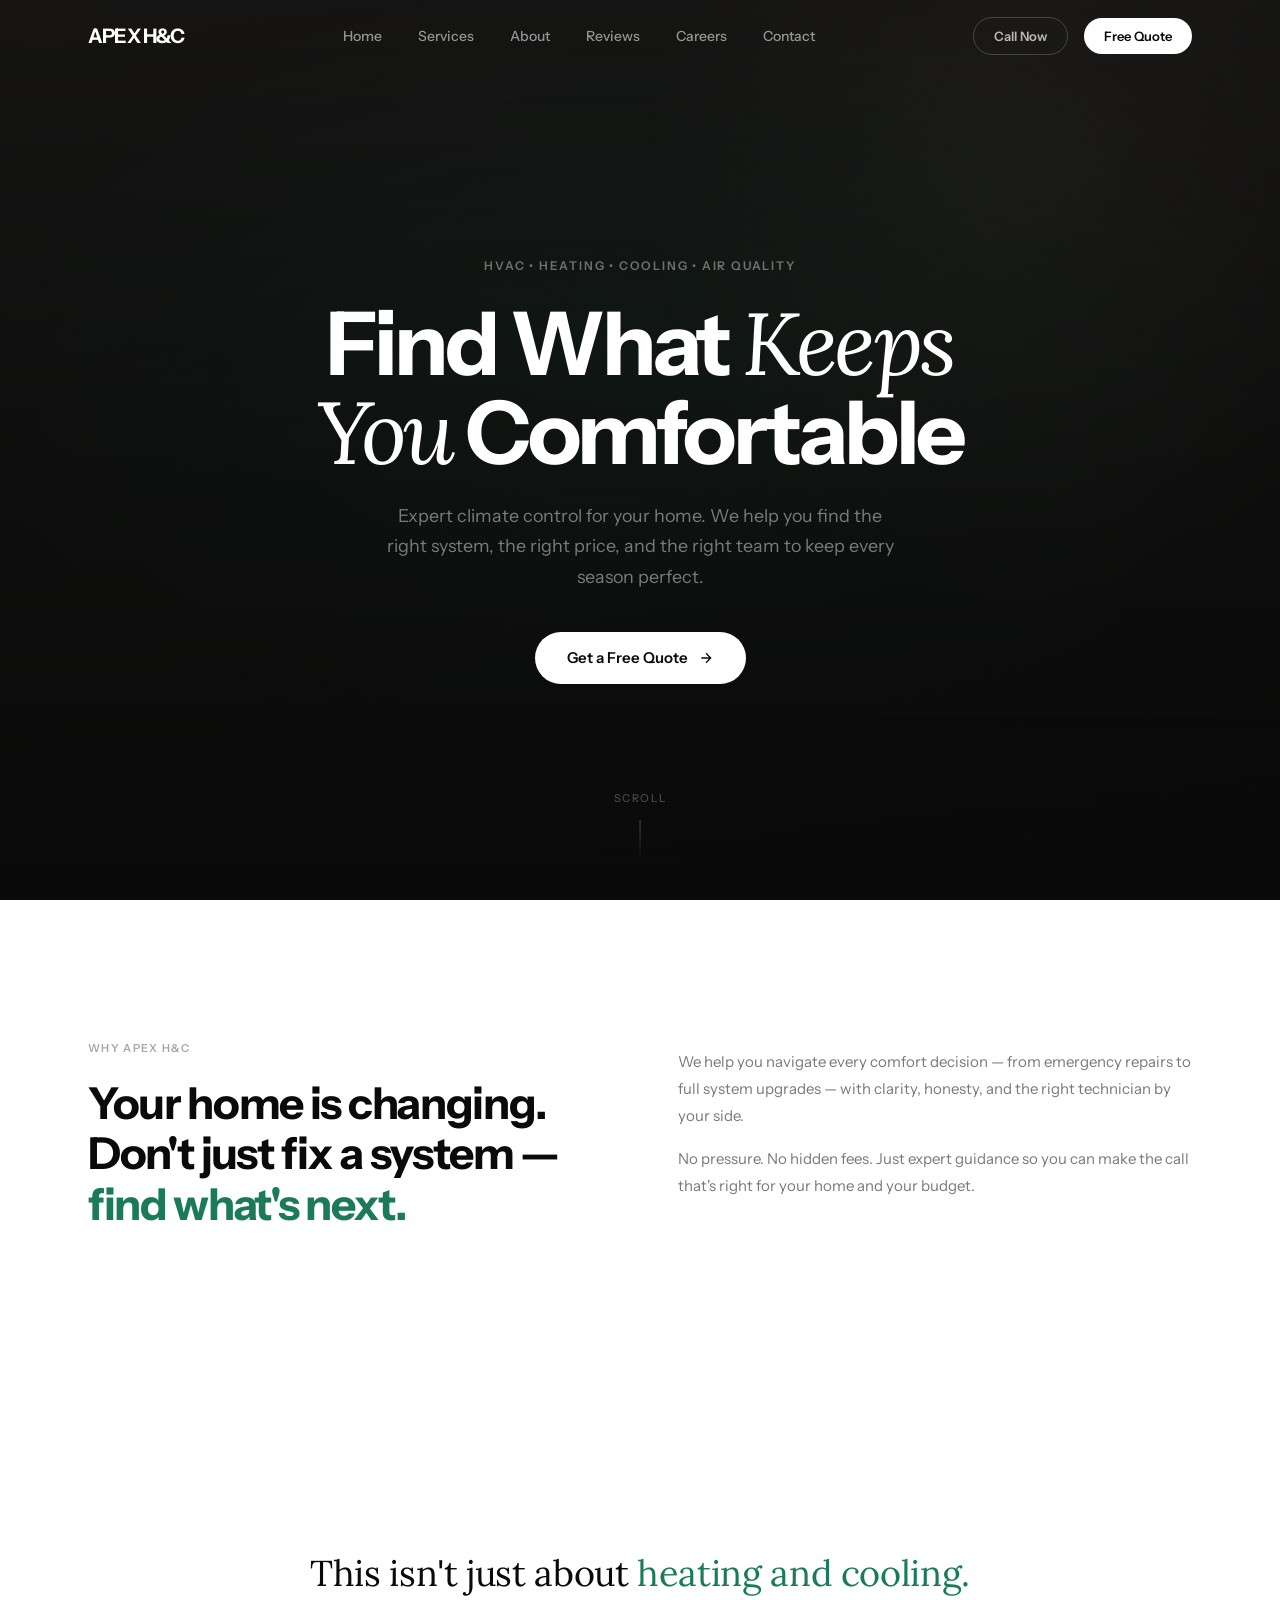
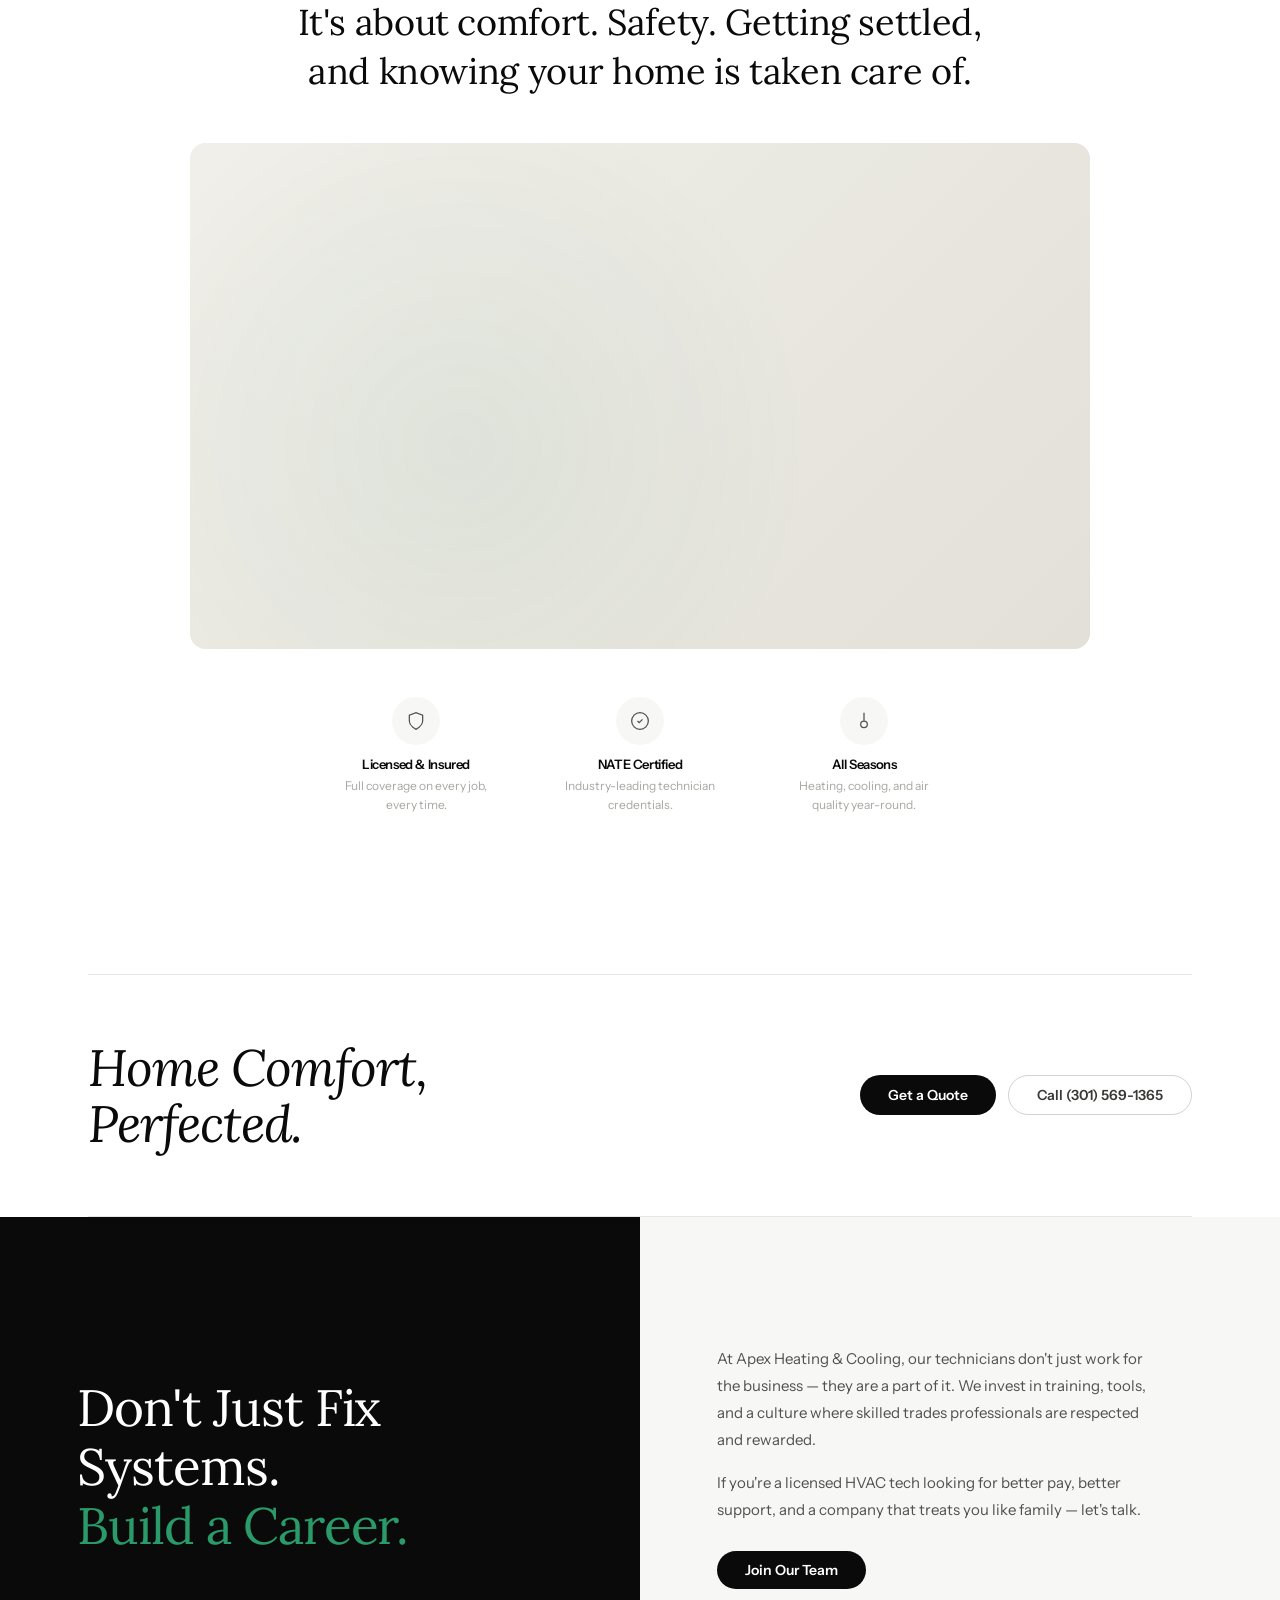
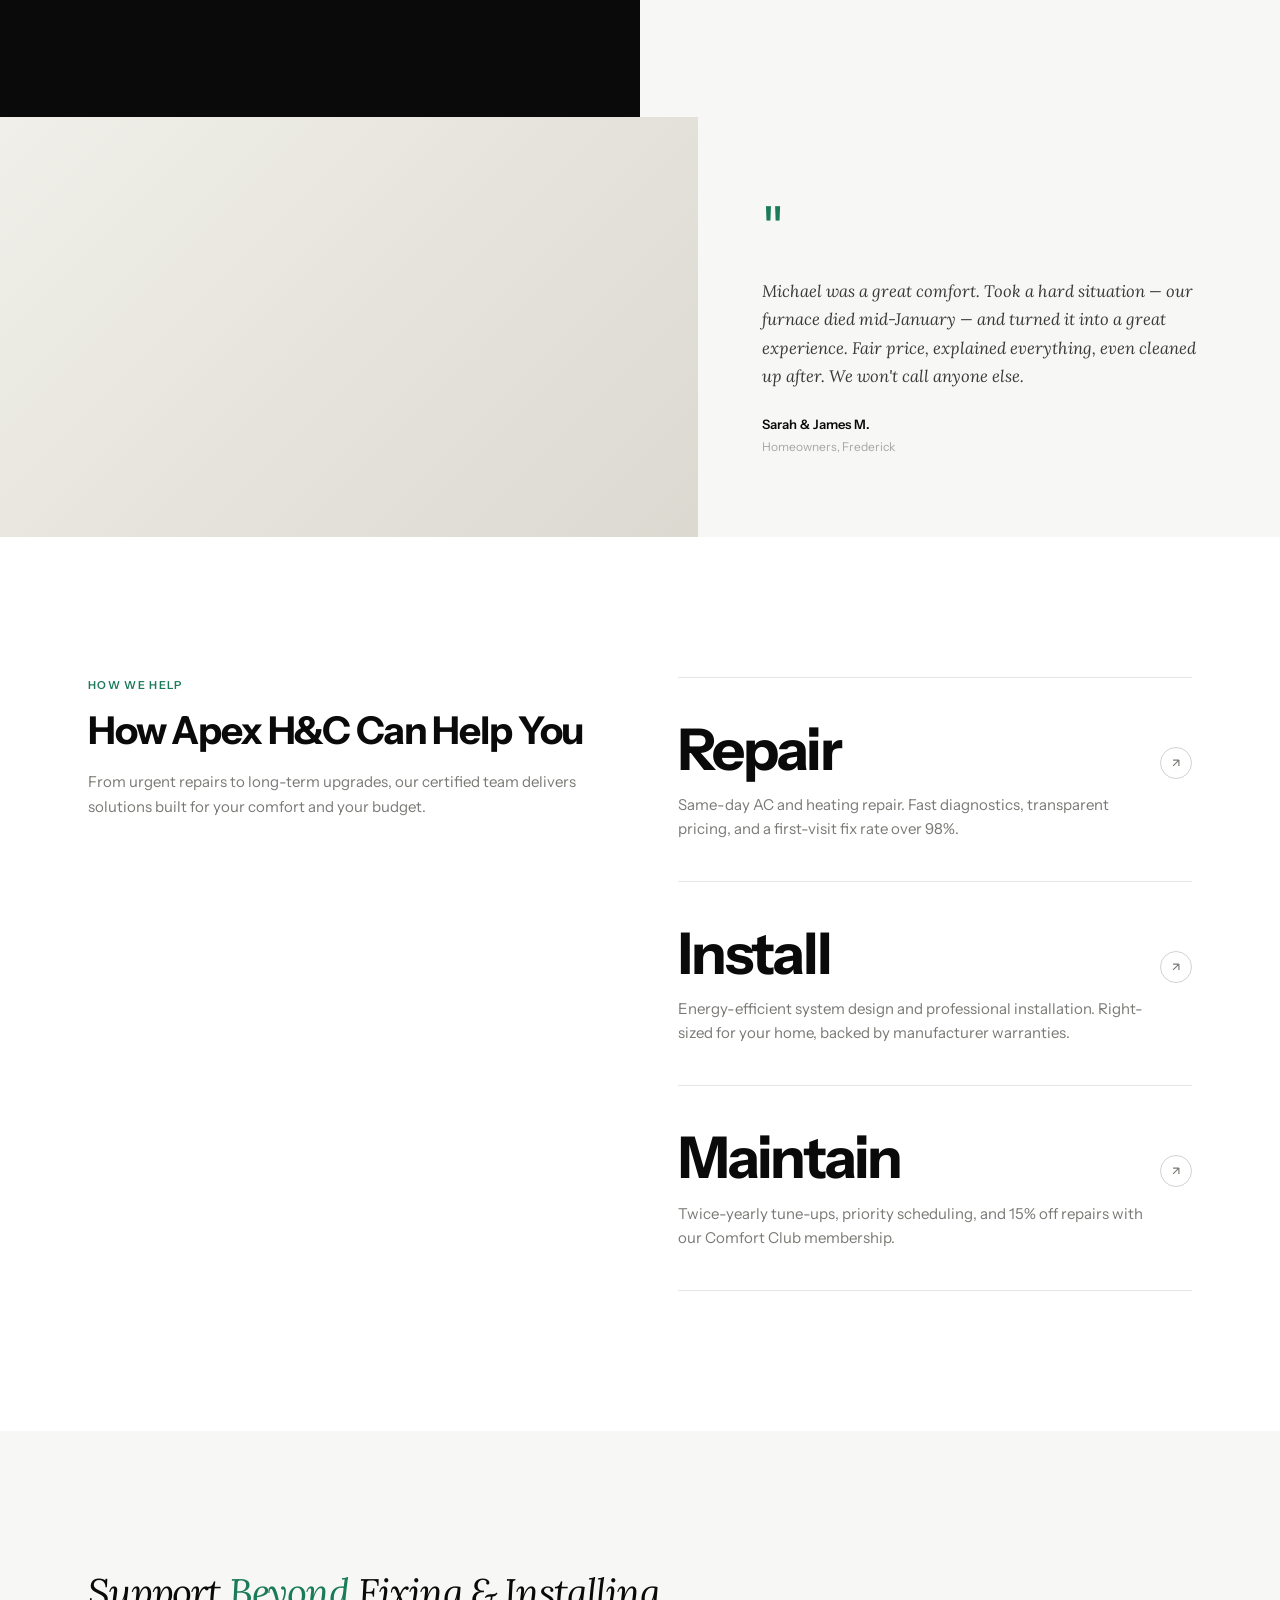
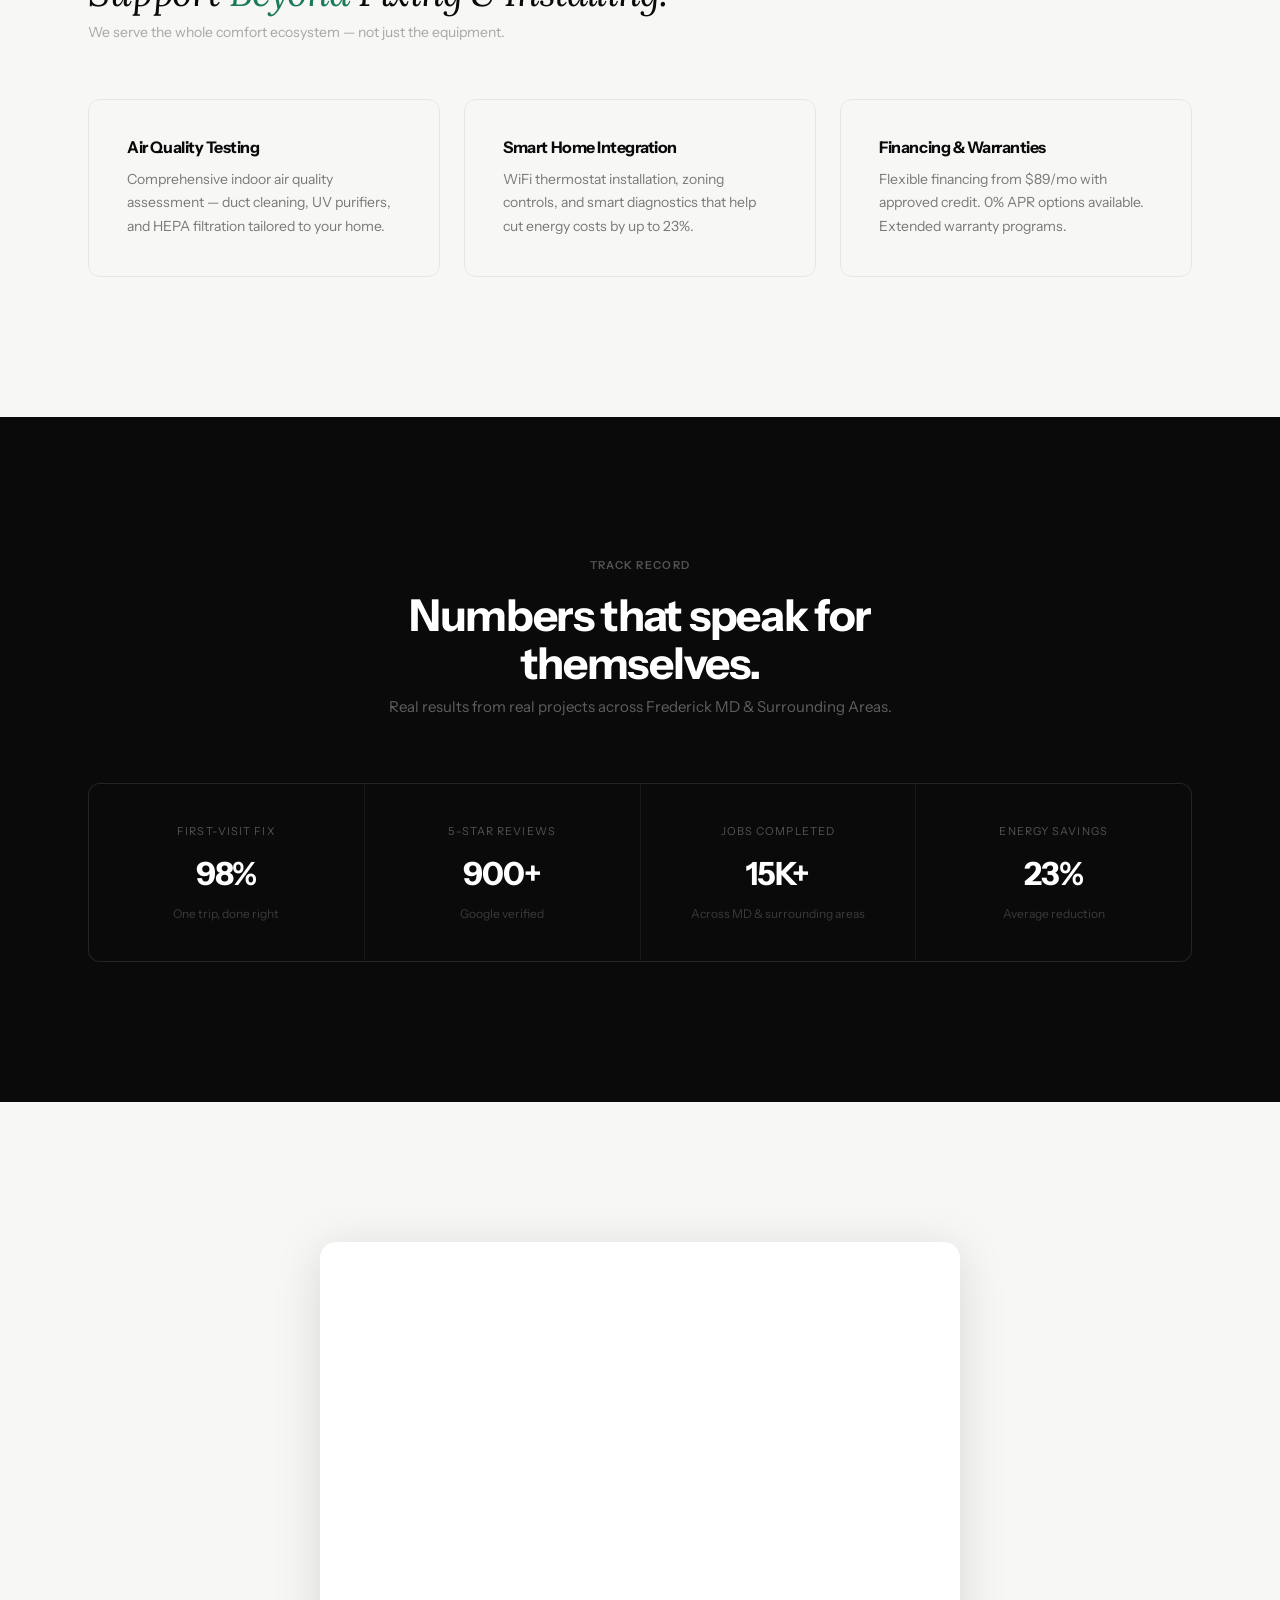
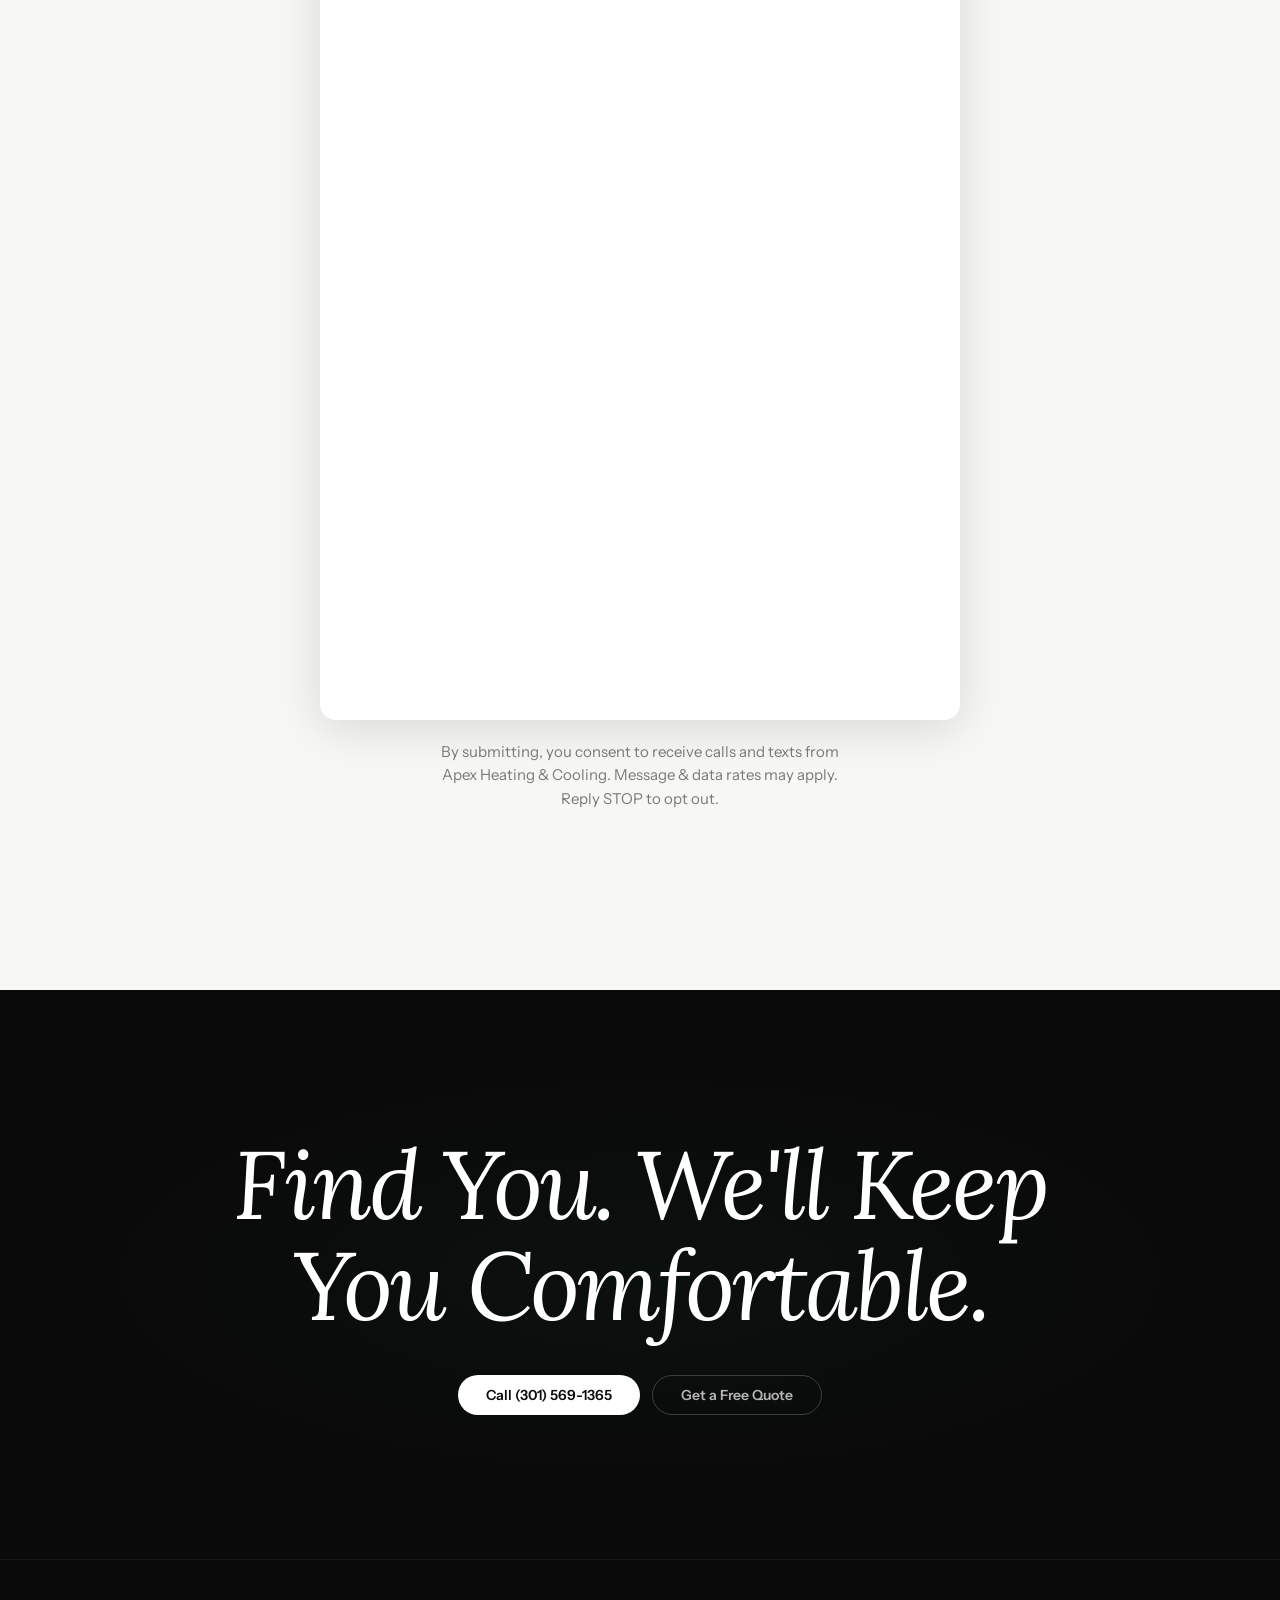
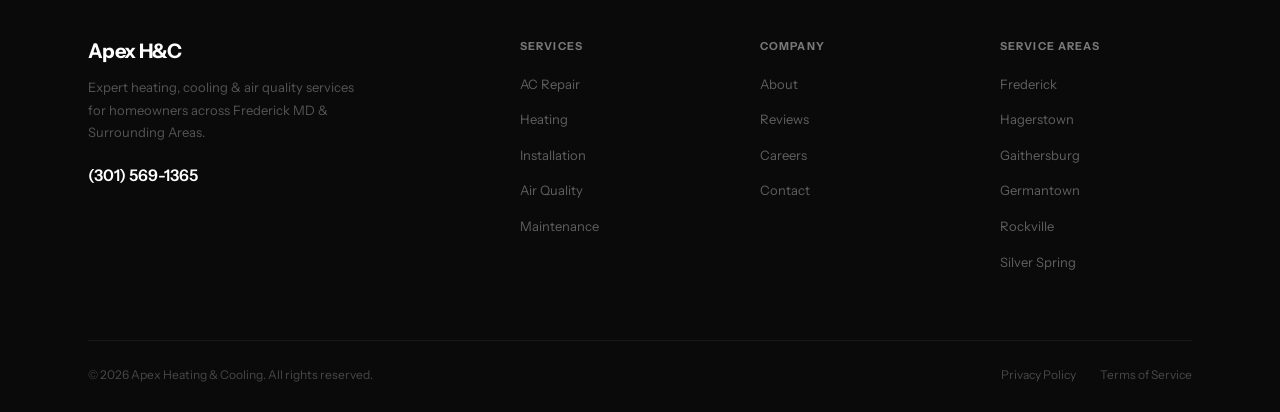
<file: index.html>
<!DOCTYPE html>
<html lang="en">
<head>
  <meta charset="UTF-8">
  <meta name="viewport" content="width=device-width, initial-scale=1.0">
  <title>Apex Heating &amp; Cooling · Trusted HVAC in Frederick MD &amp; Surrounding Areas</title>
  <meta name="description" content="Expert HVAC repair, installation &amp; maintenance in Frederick MD &amp; Surrounding Areas. Licensed, insured, 5-star rated. Call (301) 569-1365 for same-day service.">
  <meta name="theme-color" content="#0a0a0a">
  <link rel="preconnect" href="https://fonts.googleapis.com">
  <link rel="preconnect" href="https://fonts.gstatic.com" crossorigin>
  <link href="https://fonts.googleapis.com/css2?family=Instrument+Sans:wght@400;500;600;700&family=Lora:ital,wght@0,400;0,500;0,600;0,700;1,400;1,500&display=swap" rel="stylesheet">
  <link rel="stylesheet" href="css/styles.css">
</head>
<body>
  <a href="#main" style="position:absolute;left:-9999px;top:auto;width:1px;height:1px;overflow:hidden;">Skip to main content</a>
  <header class="nav" id="nav">
    <div class="nav-inner">
      <a href="/" class="nav-logo" aria-label="Apex Heating &amp; Cooling Home">Apex H&amp;C</a>
      <nav class="nav-center" aria-label="Main navigation">
        <a href="index.html">Home</a>
        <a href="services.html">Services</a>
        <a href="about.html">About</a>
        <a href="reviews.html">Reviews</a>
        <a href="careers.html">Careers</a>
        <a href="contact.html">Contact</a>
      </nav>
      <div class="nav-right">
        <a href="tel:3015691365" class="nav-btn nav-btn--outline">Call Now</a>
        <a href="contact.html" class="nav-btn nav-btn--solid">Free Quote</a>
      </div>
      <button class="mobile-toggle" aria-label="Menu" onclick="document.querySelector('.nav-center').classList.toggle('is-open'); document.querySelector('.nav-right').classList.toggle('is-open');">
        <span></span><span></span><span></span>
      </button>
    </div>
  </header>
  <section class="hero" id="main">
    <div class="hero-img"></div>
    <div class="hero-bg"></div>
    <div class="container">
      <div class="hero-content">
        <div class="hero-eyebrow">HVAC &bull; Heating &bull; Cooling &bull; Air Quality</div>
        <h1>Find What <span class="serif">Keeps You</span> Comfortable</h1>
        <p class="hero-sub">Expert climate control for your home. We help you find the right system, the right price, and the right team to keep every season perfect.</p>
        <a href="contact.html" class="hero-cta">Get a Free Quote <svg width="16" height="16" viewBox="0 0 24 24" fill="none" stroke="currentColor" stroke-width="2"><path d="M5 12h14M12 5l7 7-7 7"/></svg></a>
      </div>
    </div>
    <div class="hero-scroll">Scroll<div class="hero-scroll-line"></div></div>
  </section>
  <section class="section" id="about">
    <div class="container">
      <div class="why-section reveal">
        <div class="why-left">
          <div class="eyebrow">Why Apex H&amp;C</div>
          <h2>Your home is changing. Don't just fix a system &mdash; <span class="accent-text">find what's next.</span></h2>
        </div>
        <div class="why-right">
          <p>We help you navigate every comfort decision &mdash; from emergency repairs to full system upgrades &mdash; with clarity, honesty, and the right technician by your side.</p>
          <p>No pressure. No hidden fees. Just expert guidance so you can make the call that's right for your home and your budget.</p>
        </div>
      </div>
    </div>
  </section>
  <section class="editorial">
    <div class="container">
      <p class="editorial-pre reveal">This isn't just about <span class="accent-text">heating and cooling.</span> It's about comfort. Safety. Getting settled, and knowing your home is taken care of.</p>
      <div class="editorial-img reveal" data-d="1"></div>
      <div class="editorial-items reveal" data-d="2">
        <div class="editorial-item">
          <div class="editorial-item-icon"><svg width="20" height="20" viewBox="0 0 24 24" fill="none" stroke="var(--gray-500)" stroke-width="1.5"><path d="M12 22s8-4 8-10V5l-8-3-8 3v7c0 6 8 10 8 10z"/></svg></div>
          <h4>Licensed &amp; Insured</h4><p>Full coverage on every job, every time.</p>
        </div>
        <div class="editorial-item">
          <div class="editorial-item-icon"><svg width="20" height="20" viewBox="0 0 24 24" fill="none" stroke="var(--gray-500)" stroke-width="1.5"><circle cx="12" cy="12" r="10"/><path d="m9 12 2 2 4-4"/></svg></div>
          <h4>NATE Certified</h4><p>Industry-leading technician credentials.</p>
        </div>
        <div class="editorial-item">
          <div class="editorial-item-icon"><svg width="20" height="20" viewBox="0 0 24 24" fill="none" stroke="var(--gray-500)" stroke-width="1.5"><path d="M12 2v10m0 0a4 4 0 1 0 0 8 4 4 0 0 0 0-8Z"/></svg></div>
          <h4>All Seasons</h4><p>Heating, cooling, and air quality year-round.</p>
        </div>
      </div>
    </div>
  </section>
  <div class="container">
    <div class="split reveal">
      <div class="split-left">Home Comfort,<br>Perfected.</div>
      <div class="split-right">
        <a href="contact.html" class="btn btn--dark">Get a Quote</a>
        <a href="tel:3015691365" class="btn btn--outline">Call (301) 569-1365</a>
      </div>
    </div>
  </div>
  <section class="recruit reveal" id="careers">
    <div class="recruit-left"><h2>Don't Just Fix Systems.<br><span class="accent-text">Build a Career.</span></h2></div>
    <div class="recruit-right">
      <div class="recruit-right-inner">
        <p>At Apex Heating &amp; Cooling, our technicians don't just work for the business &mdash; they are a part of it. We invest in training, tools, and a culture where skilled trades professionals are respected and rewarded.</p>
        <p>If you're a licensed HVAC tech looking for better pay, better support, and a company that treats you like family &mdash; let's talk.</p>
        <a href="contact.html" class="btn btn--dark">Join Our Team</a>
      </div>
    </div>
  </section>
  <section class="testimonial-section reveal" id="reviews">
    <div class="testimonial-img"></div>
    <div class="testimonial-content">
      <div class="testimonial-quote-mark">"</div>
      <p class="testimonial-text">Michael was a great comfort. Took a hard situation &mdash; our furnace died mid-January &mdash; and turned it into a great experience. Fair price, explained everything, even cleaned up after. We won't call anyone else.</p>
      <div class="testimonial-author">Sarah &amp; James M.</div>
      <div class="testimonial-role">Homeowners, Frederick</div>
    </div>
  </section>
  <section class="section" id="services">
    <div class="container">
      <div class="services-editorial">
        <div class="services-intro reveal">
          <div class="eyebrow eyebrow--accent">How We Help</div>
          <h2>How Apex H&amp;C Can Help You</h2>
          <p>From urgent repairs to long-term upgrades, our certified team delivers solutions built for your comfort and your budget.</p>
        </div>
        <div class="services-list">
          <div class="service-item reveal"><div class="service-item-header"><h3>Repair</h3><div class="service-item-arrow"><svg width="14" height="14" viewBox="0 0 24 24" fill="none" stroke="var(--gray-400)" stroke-width="2"><path d="M7 17L17 7M17 7H7M17 7v10"/></svg></div></div><p>Same-day AC and heating repair. Fast diagnostics, transparent pricing, and a first-visit fix rate over 98%.</p></div>
          <div class="service-item reveal" data-d="1"><div class="service-item-header"><h3>Install</h3><div class="service-item-arrow"><svg width="14" height="14" viewBox="0 0 24 24" fill="none" stroke="var(--gray-400)" stroke-width="2"><path d="M7 17L17 7M17 7H7M17 7v10"/></svg></div></div><p>Energy-efficient system design and professional installation. Right-sized for your home, backed by manufacturer warranties.</p></div>
          <div class="service-item reveal" data-d="2"><div class="service-item-header"><h3>Maintain</h3><div class="service-item-arrow"><svg width="14" height="14" viewBox="0 0 24 24" fill="none" stroke="var(--gray-400)" stroke-width="2"><path d="M7 17L17 7M17 7H7M17 7v10"/></svg></div></div><p>Twice-yearly tune-ups, priority scheduling, and 15% off repairs with our Comfort Club membership.</p></div>
        </div>
      </div>
    </div>
  </section>
  <section class="section section--offwhite">
    <div class="container">
      <div class="support-header reveal"><h2>Support <span class="accent-text">Beyond</span> Fixing &amp; Installing.</h2><p class="support-tagline">We serve the whole comfort ecosystem &mdash; not just the equipment.</p></div>
      <div class="support-grid">
        <div class="support-card reveal"><h3>Air Quality Testing</h3><p>Comprehensive indoor air quality assessment &mdash; duct cleaning, UV purifiers, and HEPA filtration tailored to your home.</p></div>
        <div class="support-card reveal" data-d="1"><h3>Smart Home Integration</h3><p>WiFi thermostat installation, zoning controls, and smart diagnostics that help cut energy costs by up to 23%.</p></div>
        <div class="support-card reveal" data-d="2"><h3>Financing &amp; Warranties</h3><p>Flexible financing from $89/mo with approved credit. 0% APR options available. Extended warranty programs.</p></div>
      </div>
    </div>
  </section>
  <section class="section section--dark">
    <div class="container">
      <div class="reveal" style="text-align:center; max-width:560px; margin:0 auto;">
        <div class="eyebrow" style="color:rgba(255,255,255,0.3);">Track Record</div>
        <h2 style="font-size:clamp(2rem,3.5vw,2.75rem); color:var(--white); margin-bottom:8px;">Numbers that speak for themselves.</h2>
        <p style="font-size:0.9375rem; color:rgba(255,255,255,0.35);">Real results from real projects across Frederick MD &amp; Surrounding Areas.</p>
      </div>
      <div class="metrics-grid reveal" data-d="1">
        <div class="metric-item"><div class="metric-label">First-Visit Fix</div><div class="metric-value">98%</div><div class="metric-sub">One trip, done right</div></div>
        <div class="metric-item"><div class="metric-label">5-Star Reviews</div><div class="metric-value">900+</div><div class="metric-sub">Google verified</div></div>
        <div class="metric-item"><div class="metric-label">Jobs Completed</div><div class="metric-value">15K+</div><div class="metric-sub">Across MD &amp; surrounding areas</div></div>
        <div class="metric-item"><div class="metric-label">Energy Savings</div><div class="metric-value">23%</div><div class="metric-sub">Average reduction</div></div>
      </div>
    </div>
  </section>
  <section class="section section--offwhite" id="contact">
    <div class="container">
      <div class="contact-wrap reveal">
        <div class="contact-form-card">
          <iframe src="https://api.leadconnectorhq.com/widget/form/xEBQSLoPnnuiXsD1Lyz6" style="width:100%;height:1070px;border:none;border-radius:16px" id="inline-xEBQSLoPnnuiXsD1Lyz6" data-layout="{'id':'INLINE'}" data-trigger-type="alwaysShow" data-activation-type="alwaysActivated" data-deactivation-type="neverDeactivate" data-form-name="Apex Heating &amp; Cooling Emergency Request" data-height="1070" data-layout-iframe-id="inline-xEBQSLoPnnuiXsD1Lyz6" data-form-id="xEBQSLoPnnuiXsD1Lyz6" title="Apex Heating &amp; Cooling Emergency Request"></iframe>
          <script src="https://link.msgsndr.com/js/form_embed.js"></script>
        </div>
        <p class="contact-form-disclaimer">By submitting, you consent to receive calls and texts from Apex Heating &amp; Cooling. Message &amp; data rates may apply. Reply STOP to opt out.</p>
      </div>
    </div>
  </section>
  <section class="final-cta">
    <div class="container">
      <h2 class="reveal">Find You. We'll Keep<br>You Comfortable.</h2>
      <div class="final-cta-actions reveal" data-d="1">
        <a href="tel:3015691365" class="btn btn--white">Call (301) 569-1365</a>
        <a href="contact.html" class="btn btn--ghost">Get a Free Quote</a>
      </div>
    </div>
  </section>
  <footer class="footer">
    <div class="container">
      <div class="footer-grid">
        <div class="footer-brand"><h3>Apex H&amp;C</h3><p>Expert heating, cooling &amp; air quality services for homeowners across Frederick MD &amp; Surrounding Areas.</p><a href="tel:3015691365" class="footer-phone">(301) 569-1365</a></div>
        <div class="footer-col"><h4>Services</h4><ul><li><a href="services.html">AC Repair</a></li><li><a href="services.html">Heating</a></li><li><a href="services.html">Installation</a></li><li><a href="services.html">Air Quality</a></li><li><a href="services.html">Maintenance</a></li></ul></div>
        <div class="footer-col"><h4>Company</h4><ul><li><a href="about.html">About</a></li><li><a href="reviews.html">Reviews</a></li><li><a href="careers.html">Careers</a></li><li><a href="contact.html">Contact</a></li></ul></div>
        <div class="footer-col"><h4>Service Areas</h4><ul><li><a href="#">Frederick</a></li><li><a href="#">Hagerstown</a></li><li><a href="#">Gaithersburg</a></li><li><a href="#">Germantown</a></li><li><a href="#">Rockville</a></li><li><a href="#">Silver Spring</a></li></ul></div>
      </div>
      <div class="footer-bottom"><span>&copy; 2026 Apex Heating &amp; Cooling. All rights reserved.</span><div class="footer-bottom-links"><a href="privacy.html">Privacy Policy</a><a href="terms.html">Terms of Service</a></div></div>
    </div>
  </footer>
  <div class="mobile-cta"><a href="tel:3015691365">Call Now &mdash; (301) 569-1365</a></div>
  <script src="js/main.js"></script>
</body>
</html>
</file>
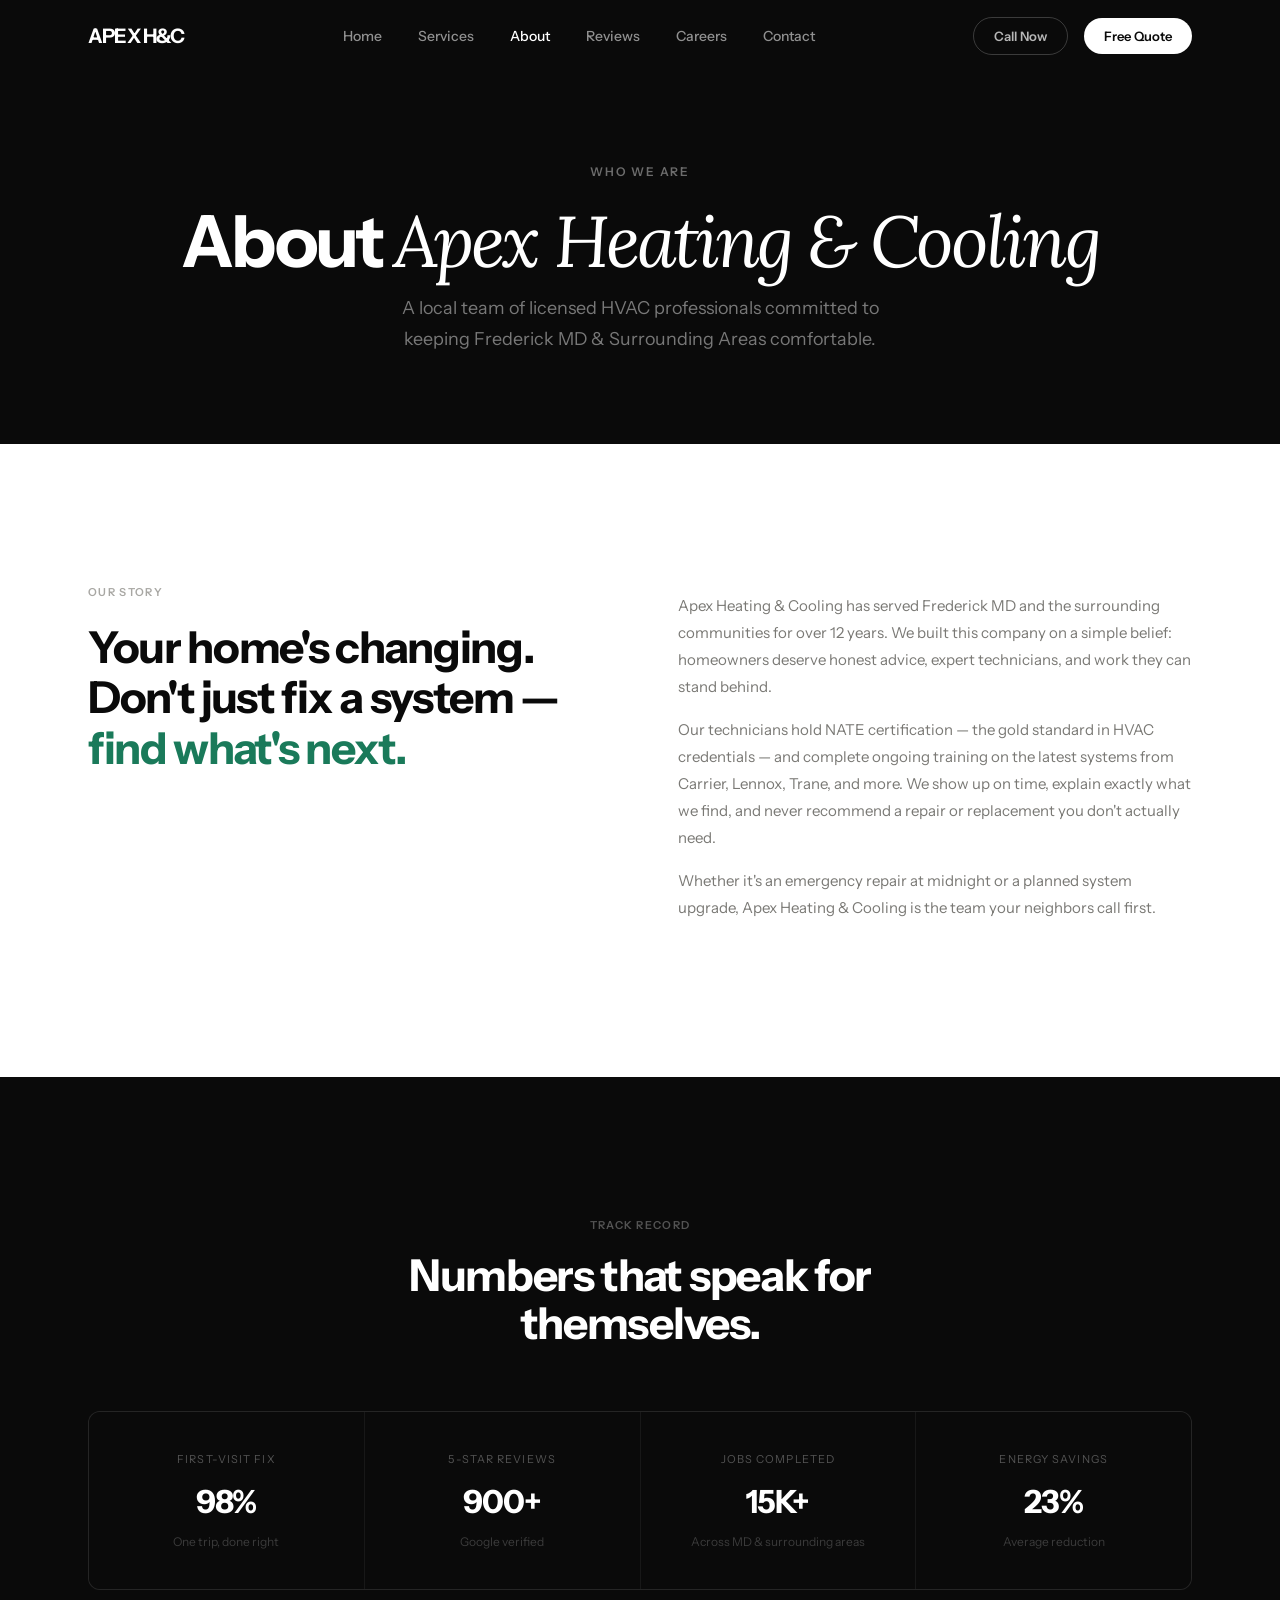
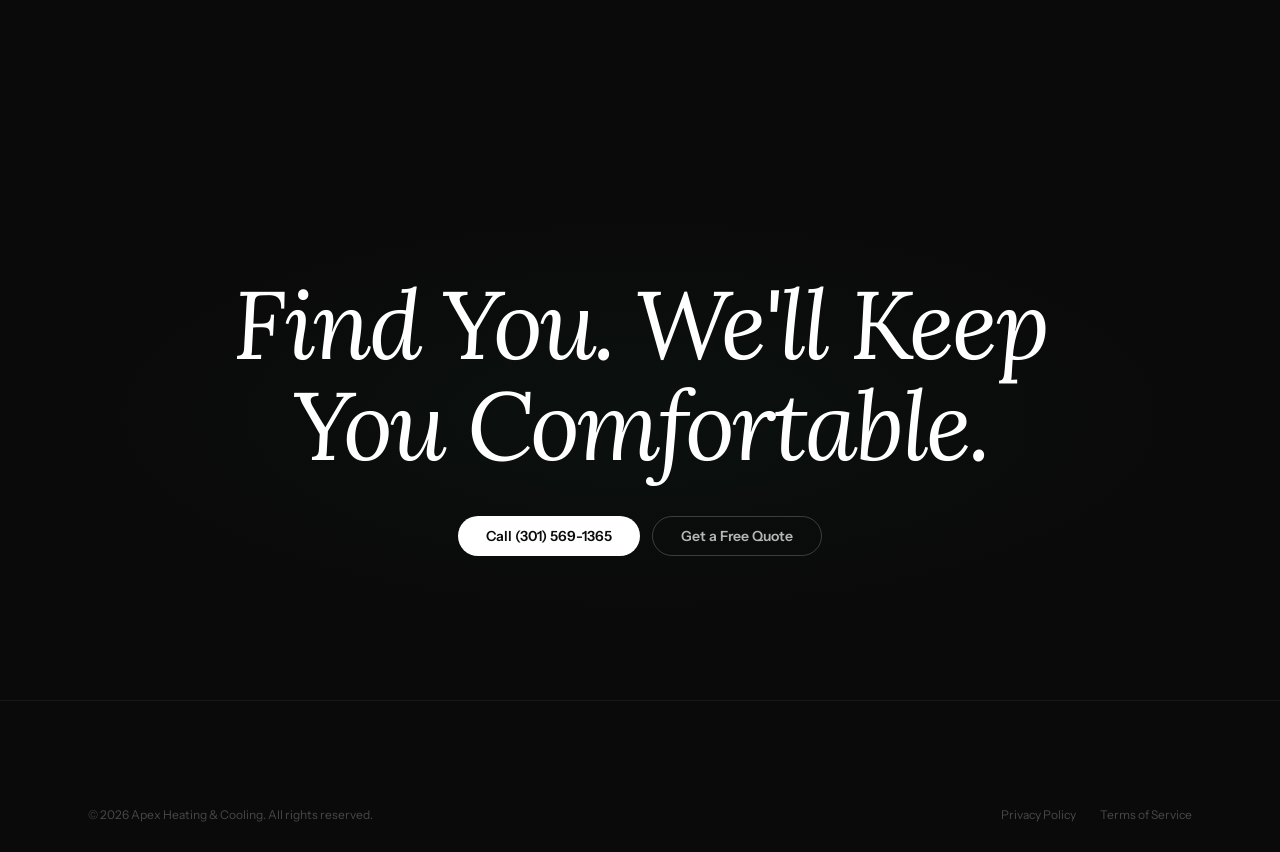
<file: about.html>
<!DOCTYPE html>
<html lang="en">
<head>
  <meta charset="UTF-8">
  <meta name="viewport" content="width=device-width, initial-scale=1.0">
  <title>About · Apex Heating &amp; Cooling</title>
  <meta name="description" content="Learn about Apex Heating &amp; Cooling — trusted HVAC professionals serving Frederick MD &amp; Surrounding Areas. Licensed, insured, NATE certified.">
  <meta name="theme-color" content="#0a0a0a">
  <link rel="preconnect" href="https://fonts.googleapis.com">
  <link rel="preconnect" href="https://fonts.gstatic.com" crossorigin>
  <link href="https://fonts.googleapis.com/css2?family=Instrument+Sans:wght@400;500;600;700&family=Lora:ital,wght@0,400;0,500;0,600;0,700;1,400;1,500&display=swap" rel="stylesheet">
  <link rel="stylesheet" href="css/styles.css">
</head>
<body>
  <header class="nav scrolled" id="nav">
    <div class="nav-inner">
      <a href="index.html" class="nav-logo">Apex H&amp;C</a>
      <nav class="nav-center"><a href="index.html">Home</a><a href="services.html">Services</a><a href="about.html" class="active">About</a><a href="reviews.html">Reviews</a><a href="careers.html">Careers</a><a href="contact.html">Contact</a></nav>
      <div class="nav-right"><a href="tel:3015691365" class="nav-btn nav-btn--outline">Call Now</a><a href="contact.html" class="nav-btn nav-btn--solid">Free Quote</a></div>
      <button class="mobile-toggle" aria-label="Menu" onclick="document.querySelector('.nav-center').classList.toggle('is-open'); document.querySelector('.nav-right').classList.toggle('is-open');"><span></span><span></span><span></span></button>
    </div>
  </header>
  <section class="page-hero" id="main"><div class="container"><div class="hero-eyebrow">Who We Are</div><h1>About <span class="serif">Apex Heating &amp; Cooling</span></h1><p class="hero-sub">A local team of licensed HVAC professionals committed to keeping Frederick MD &amp; Surrounding Areas comfortable.</p></div></section>
  <section class="section"><div class="container"><div class="why-section reveal"><div class="why-left"><div class="eyebrow">Our Story</div><h2>Your home's changing. Don't just fix a system &mdash; <span class="accent-text">find what's next.</span></h2></div><div class="why-right"><p>Apex Heating &amp; Cooling has served Frederick MD and the surrounding communities for over 12 years. We built this company on a simple belief: homeowners deserve honest advice, expert technicians, and work they can stand behind.</p><p>Our technicians hold NATE certification — the gold standard in HVAC credentials — and complete ongoing training on the latest systems from Carrier, Lennox, Trane, and more. We show up on time, explain exactly what we find, and never recommend a repair or replacement you don't actually need.</p><p>Whether it's an emergency repair at midnight or a planned system upgrade, Apex Heating &amp; Cooling is the team your neighbors call first.</p></div></div></div></section>
  <section class="section section--dark"><div class="container"><div class="reveal" style="text-align:center; max-width:560px; margin:0 auto;"><div class="eyebrow" style="color:rgba(255,255,255,0.3);">Track Record</div><h2 style="font-size:clamp(2rem,3.5vw,2.75rem); color:var(--white); margin-bottom:8px;">Numbers that speak for themselves.</h2></div><div class="metrics-grid reveal" data-d="1"><div class="metric-item"><div class="metric-label">First-Visit Fix</div><div class="metric-value">98%</div><div class="metric-sub">One trip, done right</div></div><div class="metric-item"><div class="metric-label">5-Star Reviews</div><div class="metric-value">900+</div><div class="metric-sub">Google verified</div></div><div class="metric-item"><div class="metric-label">Jobs Completed</div><div class="metric-value">15K+</div><div class="metric-sub">Across MD &amp; surrounding areas</div></div><div class="metric-item"><div class="metric-label">Energy Savings</div><div class="metric-value">23%</div><div class="metric-sub">Average reduction</div></div></div></div></section>
  <section class="final-cta"><div class="container"><h2 class="reveal">Find You. We'll Keep<br>You Comfortable.</h2><div class="final-cta-actions reveal" data-d="1"><a href="tel:3015691365" class="btn btn--white">Call (301) 569-1365</a><a href="contact.html" class="btn btn--ghost">Get a Free Quote</a></div></div></section>
  <footer class="footer"><div class="container"><div class="footer-bottom" style="border-top:none;"><span>&copy; 2026 Apex Heating &amp; Cooling. All rights reserved.</span><div class="footer-bottom-links"><a href="privacy.html">Privacy Policy</a><a href="terms.html">Terms of Service</a></div></div></div></footer>
  <div class="mobile-cta"><a href="tel:3015691365">Call Now &mdash; (301) 569-1365</a></div>
  <script src="js/main.js"></script>
</body>
</html>
</file>
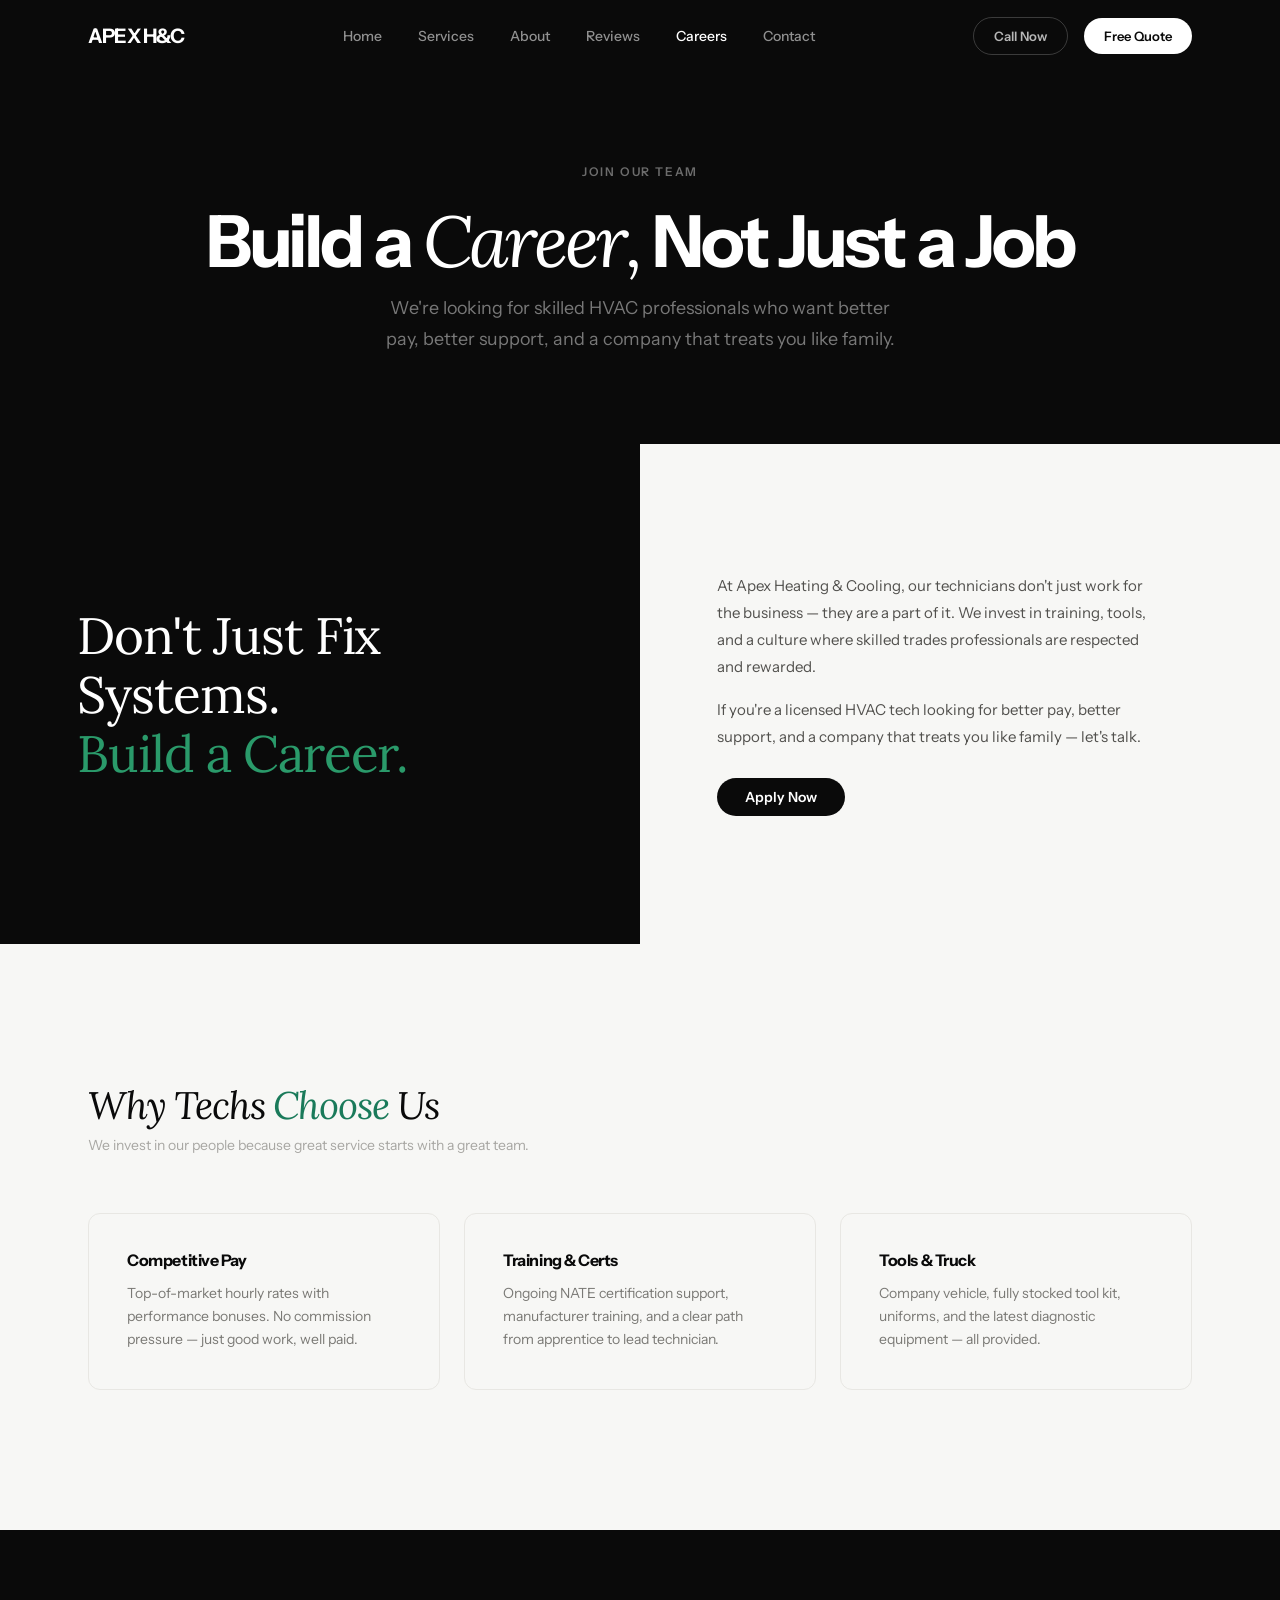
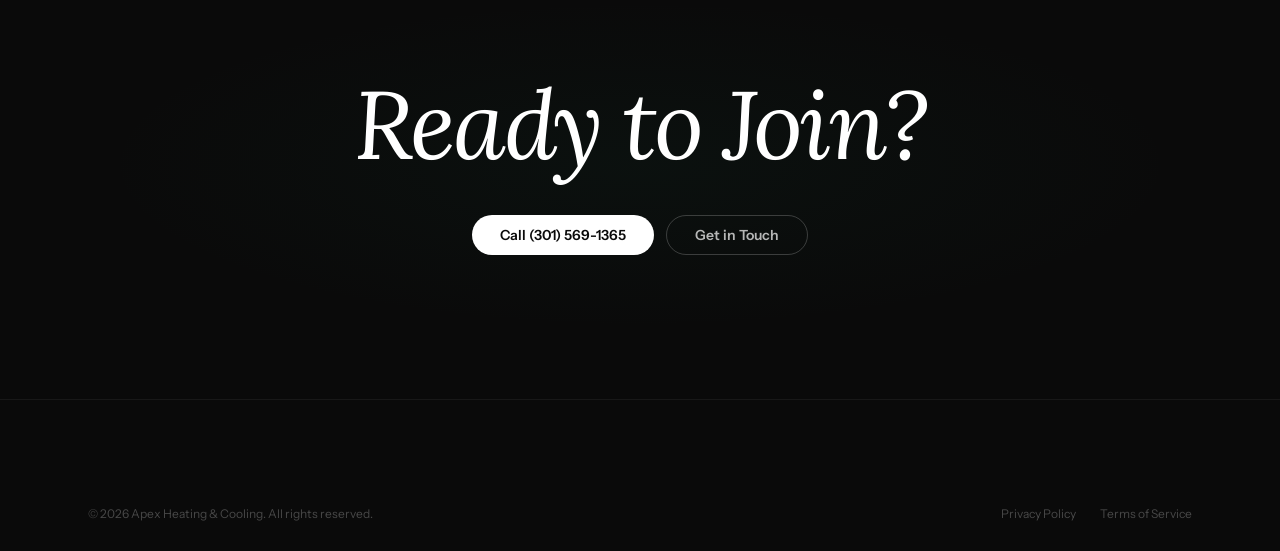
<file: careers.html>
<!DOCTYPE html>
<html lang="en">
<head>
  <meta charset="UTF-8">
  <meta name="viewport" content="width=device-width, initial-scale=1.0">
  <title>Careers · Apex Heating &amp; Cooling</title>
  <meta name="description" content="Join Apex Heating &amp; Cooling — we're hiring licensed HVAC technicians in Frederick MD. Great pay, benefits, and a team that respects the trade.">
  <meta name="theme-color" content="#0a0a0a">
  <link rel="preconnect" href="https://fonts.googleapis.com">
  <link rel="preconnect" href="https://fonts.gstatic.com" crossorigin>
  <link href="https://fonts.googleapis.com/css2?family=Instrument+Sans:wght@400;500;600;700&family=Lora:ital,wght@0,400;0,500;0,600;0,700;1,400;1,500&display=swap" rel="stylesheet">
  <link rel="stylesheet" href="css/styles.css">
</head>
<body>
  <header class="nav scrolled" id="nav">
    <div class="nav-inner">
      <a href="index.html" class="nav-logo">Apex H&amp;C</a>
      <nav class="nav-center"><a href="index.html">Home</a><a href="services.html">Services</a><a href="about.html">About</a><a href="reviews.html">Reviews</a><a href="careers.html" class="active">Careers</a><a href="contact.html">Contact</a></nav>
      <div class="nav-right"><a href="tel:3015691365" class="nav-btn nav-btn--outline">Call Now</a><a href="contact.html" class="nav-btn nav-btn--solid">Free Quote</a></div>
      <button class="mobile-toggle" aria-label="Menu" onclick="document.querySelector('.nav-center').classList.toggle('is-open'); document.querySelector('.nav-right').classList.toggle('is-open');"><span></span><span></span><span></span></button>
    </div>
  </header>
  <section class="page-hero" id="main"><div class="container"><div class="hero-eyebrow">Join Our Team</div><h1>Build a <span class="serif">Career,</span> Not Just a Job</h1><p class="hero-sub">We're looking for skilled HVAC professionals who want better pay, better support, and a company that treats you like family.</p></div></section>
  <section class="recruit reveal"><div class="recruit-left"><h2>Don't Just Fix Systems.<br><span class="accent-text">Build a Career.</span></h2></div><div class="recruit-right"><div class="recruit-right-inner"><p>At Apex Heating &amp; Cooling, our technicians don't just work for the business &mdash; they are a part of it. We invest in training, tools, and a culture where skilled trades professionals are respected and rewarded.</p><p>If you're a licensed HVAC tech looking for better pay, better support, and a company that treats you like family &mdash; let's talk.</p><a href="contact.html" class="btn btn--dark">Apply Now</a></div></div></section>
  <section class="section section--offwhite"><div class="container"><div class="support-header reveal"><h2>Why Techs <span class="accent-text">Choose</span> Us</h2><p class="support-tagline">We invest in our people because great service starts with a great team.</p></div><div class="support-grid"><div class="support-card reveal"><h3>Competitive Pay</h3><p>Top-of-market hourly rates with performance bonuses. No commission pressure &mdash; just good work, well paid.</p></div><div class="support-card reveal" data-d="1"><h3>Training &amp; Certs</h3><p>Ongoing NATE certification support, manufacturer training, and a clear path from apprentice to lead technician.</p></div><div class="support-card reveal" data-d="2"><h3>Tools &amp; Truck</h3><p>Company vehicle, fully stocked tool kit, uniforms, and the latest diagnostic equipment &mdash; all provided.</p></div></div></div></section>
  <section class="final-cta"><div class="container"><h2 class="reveal">Ready to <em>Join?</em></h2><div class="final-cta-actions reveal" data-d="1"><a href="tel:3015691365" class="btn btn--white">Call (301) 569-1365</a><a href="contact.html" class="btn btn--ghost">Get in Touch</a></div></div></section>
  <footer class="footer"><div class="container"><div class="footer-bottom" style="border-top:none;"><span>&copy; 2026 Apex Heating &amp; Cooling. All rights reserved.</span><div class="footer-bottom-links"><a href="privacy.html">Privacy Policy</a><a href="terms.html">Terms of Service</a></div></div></div></footer>
  <div class="mobile-cta"><a href="tel:3015691365">Call Now &mdash; (301) 569-1365</a></div>
  <script src="js/main.js"></script>
</body>
</html>
</file>
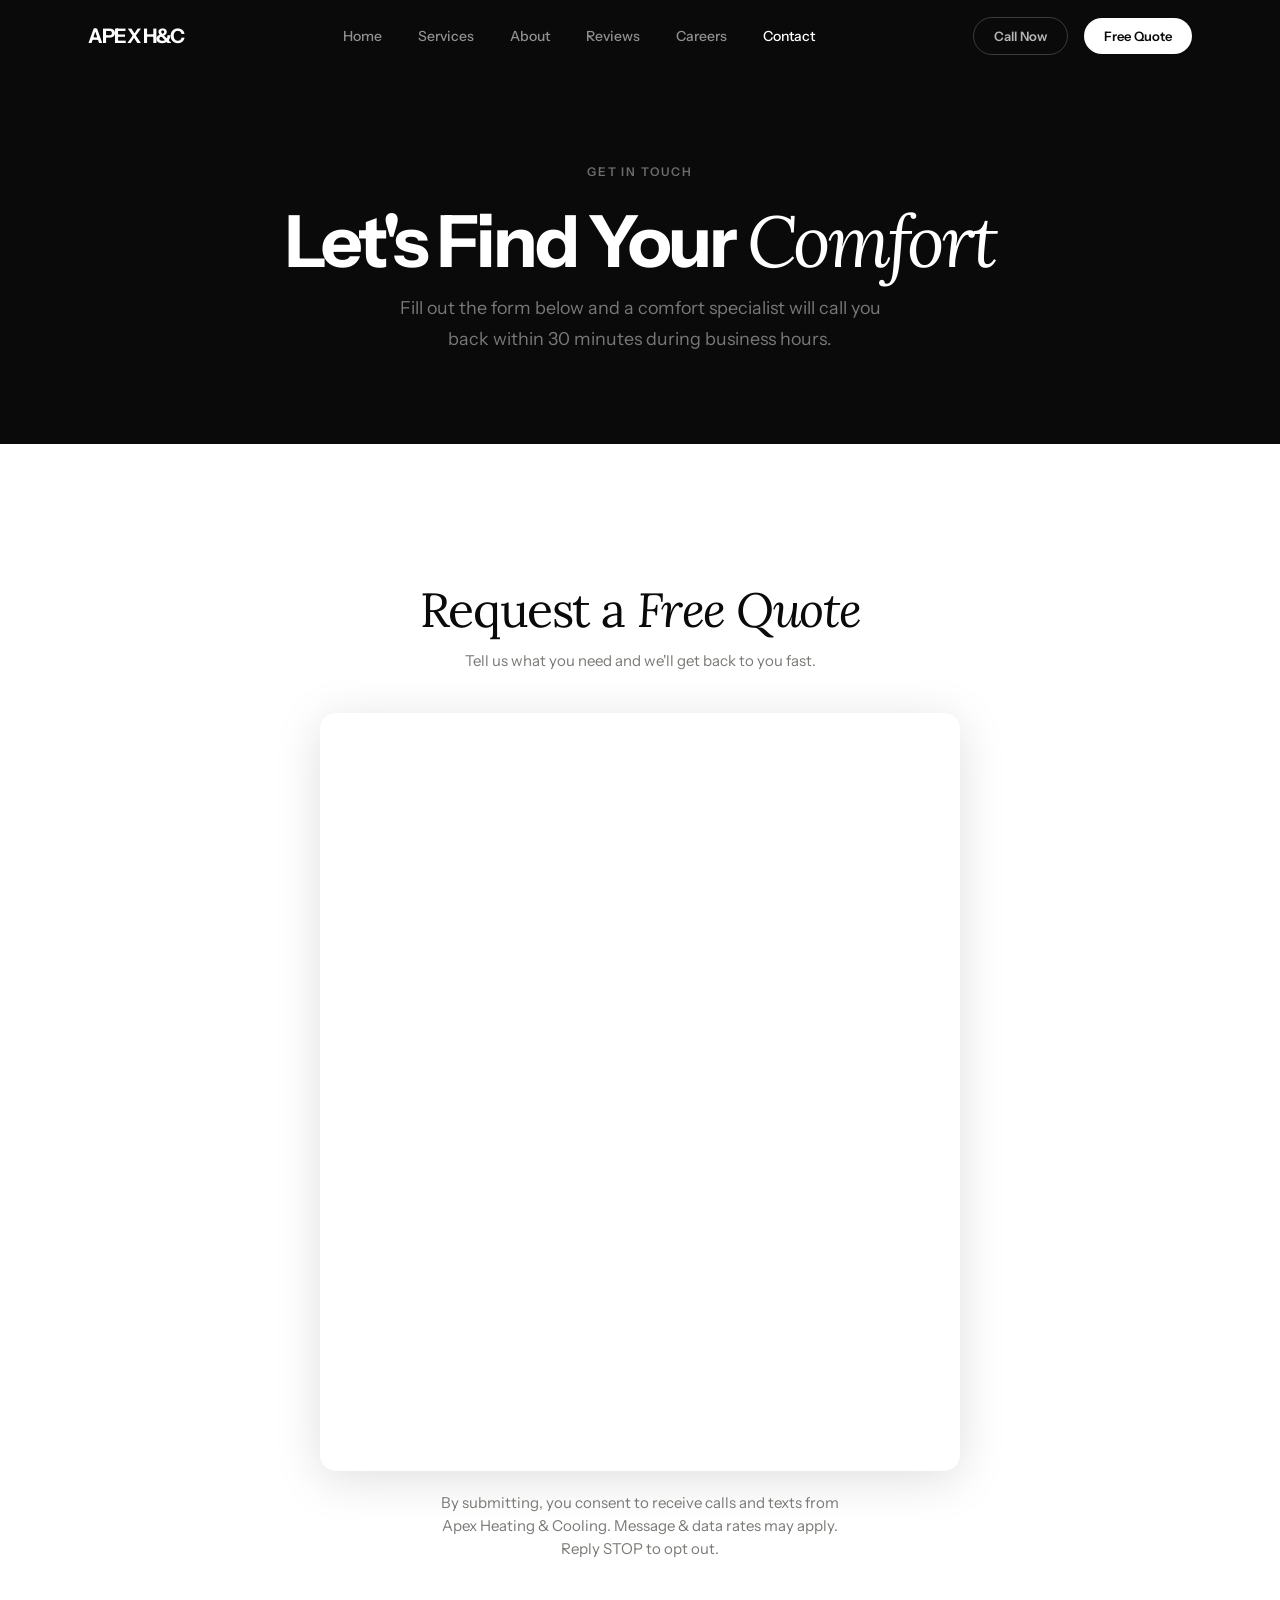
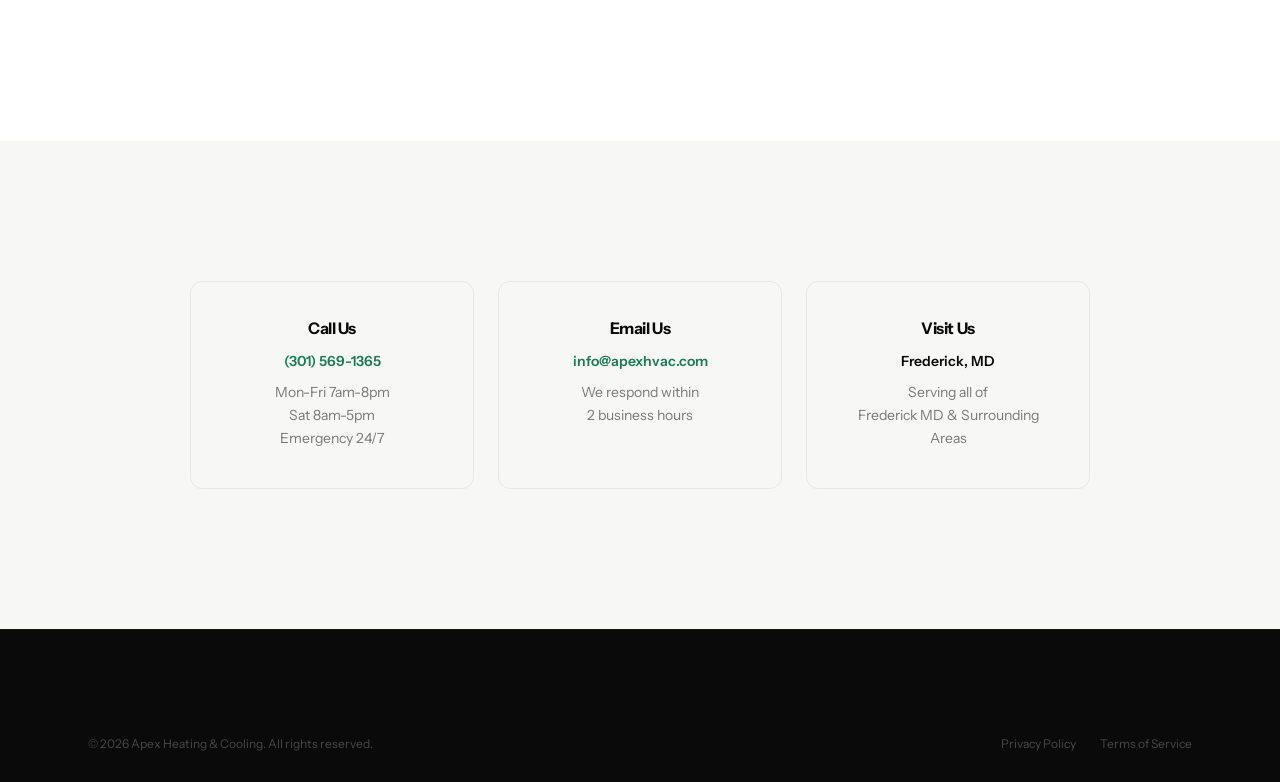
<file: contact.html>
<!DOCTYPE html>
<html lang="en">
<head>
  <meta charset="UTF-8">
  <meta name="viewport" content="width=device-width, initial-scale=1.0">
  <title>Contact · Apex Heating &amp; Cooling</title>
  <meta name="description" content="Contact Apex Heating &amp; Cooling for HVAC service in Frederick MD. Call (301) 569-1365 or fill out our form for a free quote.">
  <meta name="theme-color" content="#0a0a0a">
  <link rel="preconnect" href="https://fonts.googleapis.com">
  <link rel="preconnect" href="https://fonts.gstatic.com" crossorigin>
  <link href="https://fonts.googleapis.com/css2?family=Instrument+Sans:wght@400;500;600;700&family=Lora:ital,wght@0,400;0,500;0,600;0,700;1,400;1,500&display=swap" rel="stylesheet">
  <link rel="stylesheet" href="css/styles.css">
</head>
<body>
  <header class="nav scrolled" id="nav">
    <div class="nav-inner">
      <a href="index.html" class="nav-logo">Apex H&amp;C</a>
      <nav class="nav-center"><a href="index.html">Home</a><a href="services.html">Services</a><a href="about.html">About</a><a href="reviews.html">Reviews</a><a href="careers.html">Careers</a><a href="contact.html" class="active">Contact</a></nav>
      <div class="nav-right"><a href="tel:3015691365" class="nav-btn nav-btn--outline">Call Now</a><a href="contact.html" class="nav-btn nav-btn--solid">Free Quote</a></div>
      <button class="mobile-toggle" aria-label="Menu" onclick="document.querySelector('.nav-center').classList.toggle('is-open'); document.querySelector('.nav-right').classList.toggle('is-open');"><span></span><span></span><span></span></button>
    </div>
  </header>
  <section class="page-hero" id="main">
    <div class="container">
      <div class="hero-eyebrow">Get in Touch</div>
      <h1>Let's Find Your <span class="serif">Comfort</span></h1>
      <p class="hero-sub">Fill out the form below and a comfort specialist will call you back within 30 minutes during business hours.</p>
    </div>
  </section>
  <section class="section">
    <div class="container">
      <div class="contact-wrap reveal">
        <h2>Request a <em>Free Quote</em></h2>
        <p>Tell us what you need and we'll get back to you fast.</p>
        <div class="contact-form-card">
          <iframe src="https://link.msgsndr.com/widget/form/669VPAfjxvK8lBS4sj1h" id="inline-669VPAfjxvK8lBS4sj1h-contact" data-layout="{'id':'INLINE'}" data-trigger-type="alwaysShow" data-activation-type="alwaysActivated" data-deactivation-type="neverDeactivate" data-form-name="Apex Heating &amp; Cooling Quote Request" data-height="750" title="Apex Heating &amp; Cooling Quote Request" style="width:100%;height:750px;border:none;"></iframe>
          <script src="https://link.msgsndr.com/js/form_embed.js"></script>
        </div>
        <p class="contact-form-disclaimer">By submitting, you consent to receive calls and texts from Apex Heating &amp; Cooling. Message &amp; data rates may apply. Reply STOP to opt out.</p>
      </div>
    </div>
  </section>
  <section class="section section--offwhite">
    <div class="container">
      <div class="support-grid" style="max-width:900px; margin:0 auto;">
        <div class="support-card reveal" style="text-align:center;"><h3>Call Us</h3><p><a href="tel:3015691365" style="color:var(--accent); font-weight:600;">(301) 569-1365</a></p><p style="margin-top:8px;">Mon-Fri 7am-8pm<br>Sat 8am-5pm<br>Emergency 24/7</p></div>
        <div class="support-card reveal" data-d="1" style="text-align:center;"><h3>Email Us</h3><p><a href="mailto:info@apexhvac.com" style="color:var(--accent); font-weight:600;">info@apexhvac.com</a></p><p style="margin-top:8px;">We respond within<br>2 business hours</p></div>
        <div class="support-card reveal" data-d="2" style="text-align:center;"><h3>Visit Us</h3><p style="font-weight:600; color:var(--gray-900);">Frederick, MD</p><p style="margin-top:8px;">Serving all of<br>Frederick MD &amp; Surrounding Areas</p></div>
      </div>
    </div>
  </section>
  <footer class="footer"><div class="container"><div class="footer-bottom" style="border-top:none;"><span>&copy; 2026 Apex Heating &amp; Cooling. All rights reserved.</span><div class="footer-bottom-links"><a href="privacy.html">Privacy Policy</a><a href="terms.html">Terms of Service</a></div></div></div></footer>
  <div class="mobile-cta"><a href="tel:3015691365">Call Now &mdash; (301) 569-1365</a></div>
  <script src="js/main.js"></script>
</body>
</html>
</file>
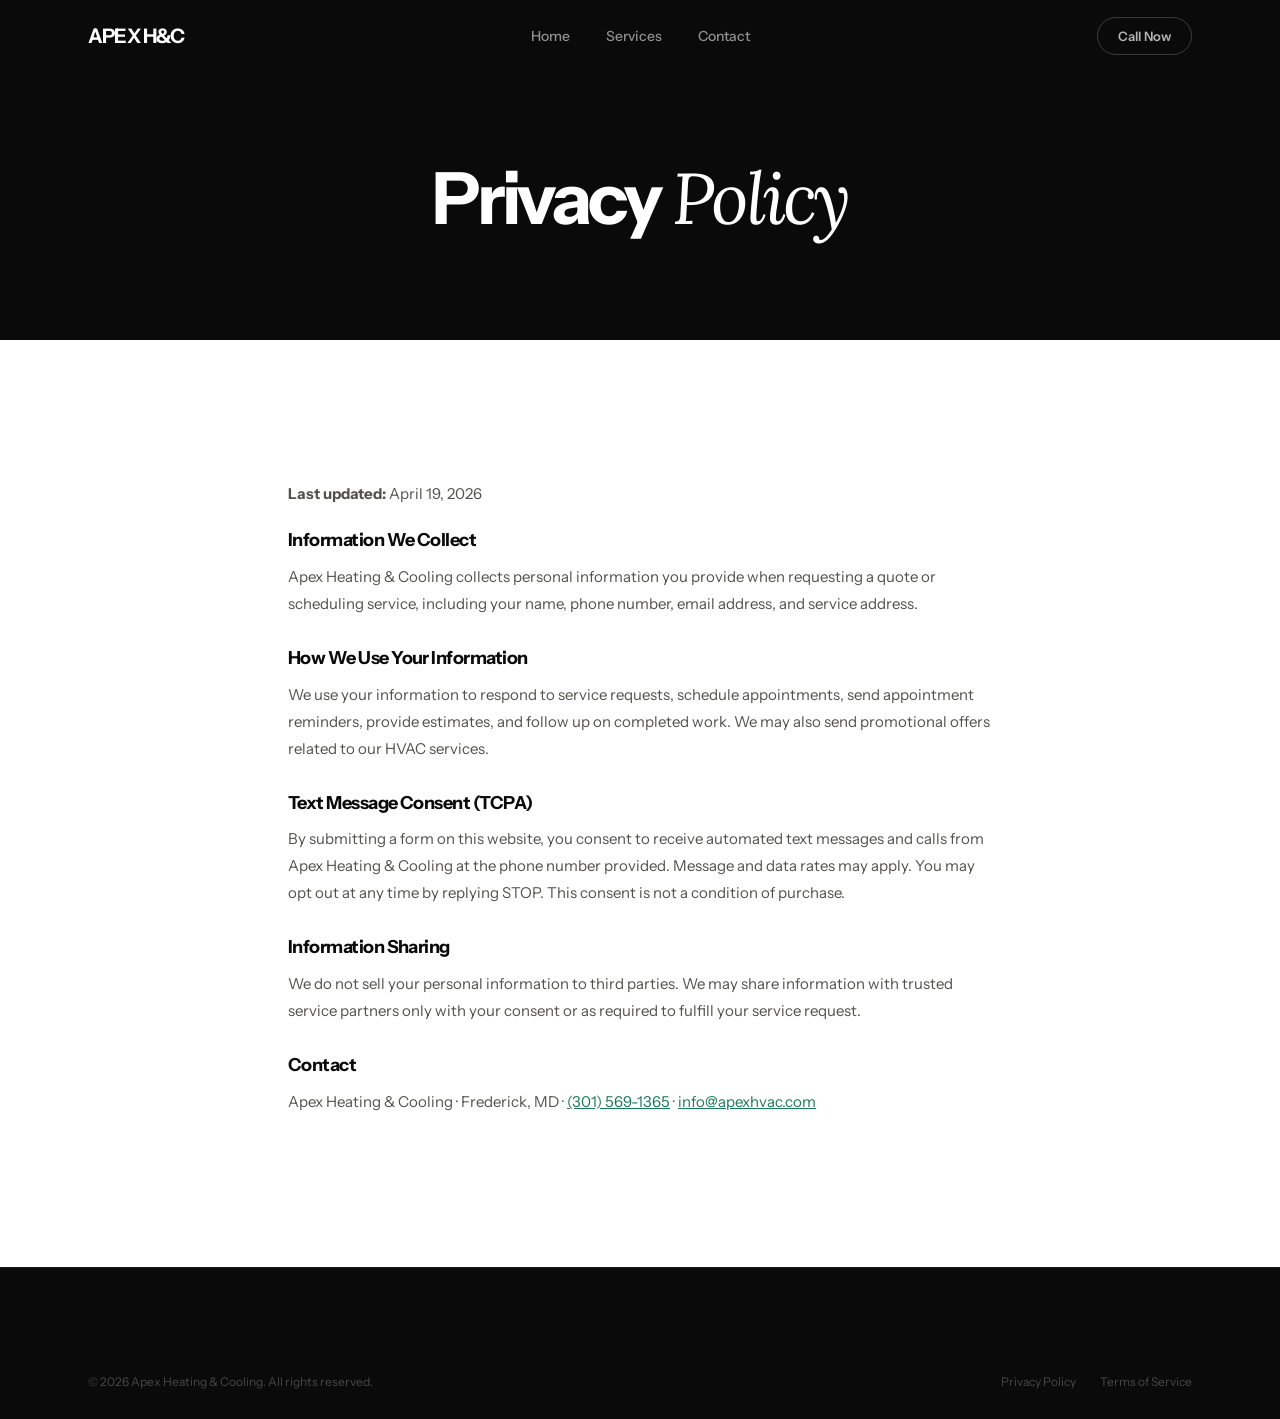
<file: privacy.html>
<!DOCTYPE html>
<html lang="en">
<head>
  <meta charset="UTF-8">
  <meta name="viewport" content="width=device-width, initial-scale=1.0">
  <title>Privacy Policy · Apex Heating &amp; Cooling</title>
  <meta name="theme-color" content="#0a0a0a">
  <link rel="preconnect" href="https://fonts.googleapis.com">
  <link rel="preconnect" href="https://fonts.gstatic.com" crossorigin>
  <link href="https://fonts.googleapis.com/css2?family=Instrument+Sans:wght@400;500;600;700&family=Lora:ital,wght@0,400;0,500;0,600;0,700;1,400;1,500&display=swap" rel="stylesheet">
  <link rel="stylesheet" href="css/styles.css">
</head>
<body>
  <header class="nav scrolled" id="nav">
    <div class="nav-inner"><a href="index.html" class="nav-logo">Apex H&amp;C</a><nav class="nav-center"><a href="index.html">Home</a><a href="services.html">Services</a><a href="contact.html">Contact</a></nav><div class="nav-right"><a href="tel:3015691365" class="nav-btn nav-btn--outline">Call Now</a></div></div>
  </header>
  <section class="page-hero" id="main"><div class="container"><h1>Privacy <span class="serif">Policy</span></h1></div></section>
  <section class="section"><div class="container container--narrow"><div class="legal-content">
    <p><strong>Last updated:</strong> April 19, 2026</p>
    <h3>Information We Collect</h3><p>Apex Heating &amp; Cooling collects personal information you provide when requesting a quote or scheduling service, including your name, phone number, email address, and service address.</p>
    <h3>How We Use Your Information</h3><p>We use your information to respond to service requests, schedule appointments, send appointment reminders, provide estimates, and follow up on completed work. We may also send promotional offers related to our HVAC services.</p>
    <h3>Text Message Consent (TCPA)</h3><p>By submitting a form on this website, you consent to receive automated text messages and calls from Apex Heating &amp; Cooling at the phone number provided. Message and data rates may apply. You may opt out at any time by replying STOP. This consent is not a condition of purchase.</p>
    <h3>Information Sharing</h3><p>We do not sell your personal information to third parties. We may share information with trusted service partners only with your consent or as required to fulfill your service request.</p>
    <h3>Contact</h3><p>Apex Heating &amp; Cooling · Frederick, MD · <a href="tel:3015691365">(301) 569-1365</a> · <a href="mailto:info@apexhvac.com">info@apexhvac.com</a></p>
  </div></div></section>
  <footer class="footer"><div class="container"><div class="footer-bottom" style="border-top:none;"><span>&copy; 2026 Apex Heating &amp; Cooling. All rights reserved.</span><div class="footer-bottom-links"><a href="privacy.html">Privacy Policy</a><a href="terms.html">Terms of Service</a></div></div></div></footer>
  <script src="js/main.js"></script>
</body>
</html>
</file>
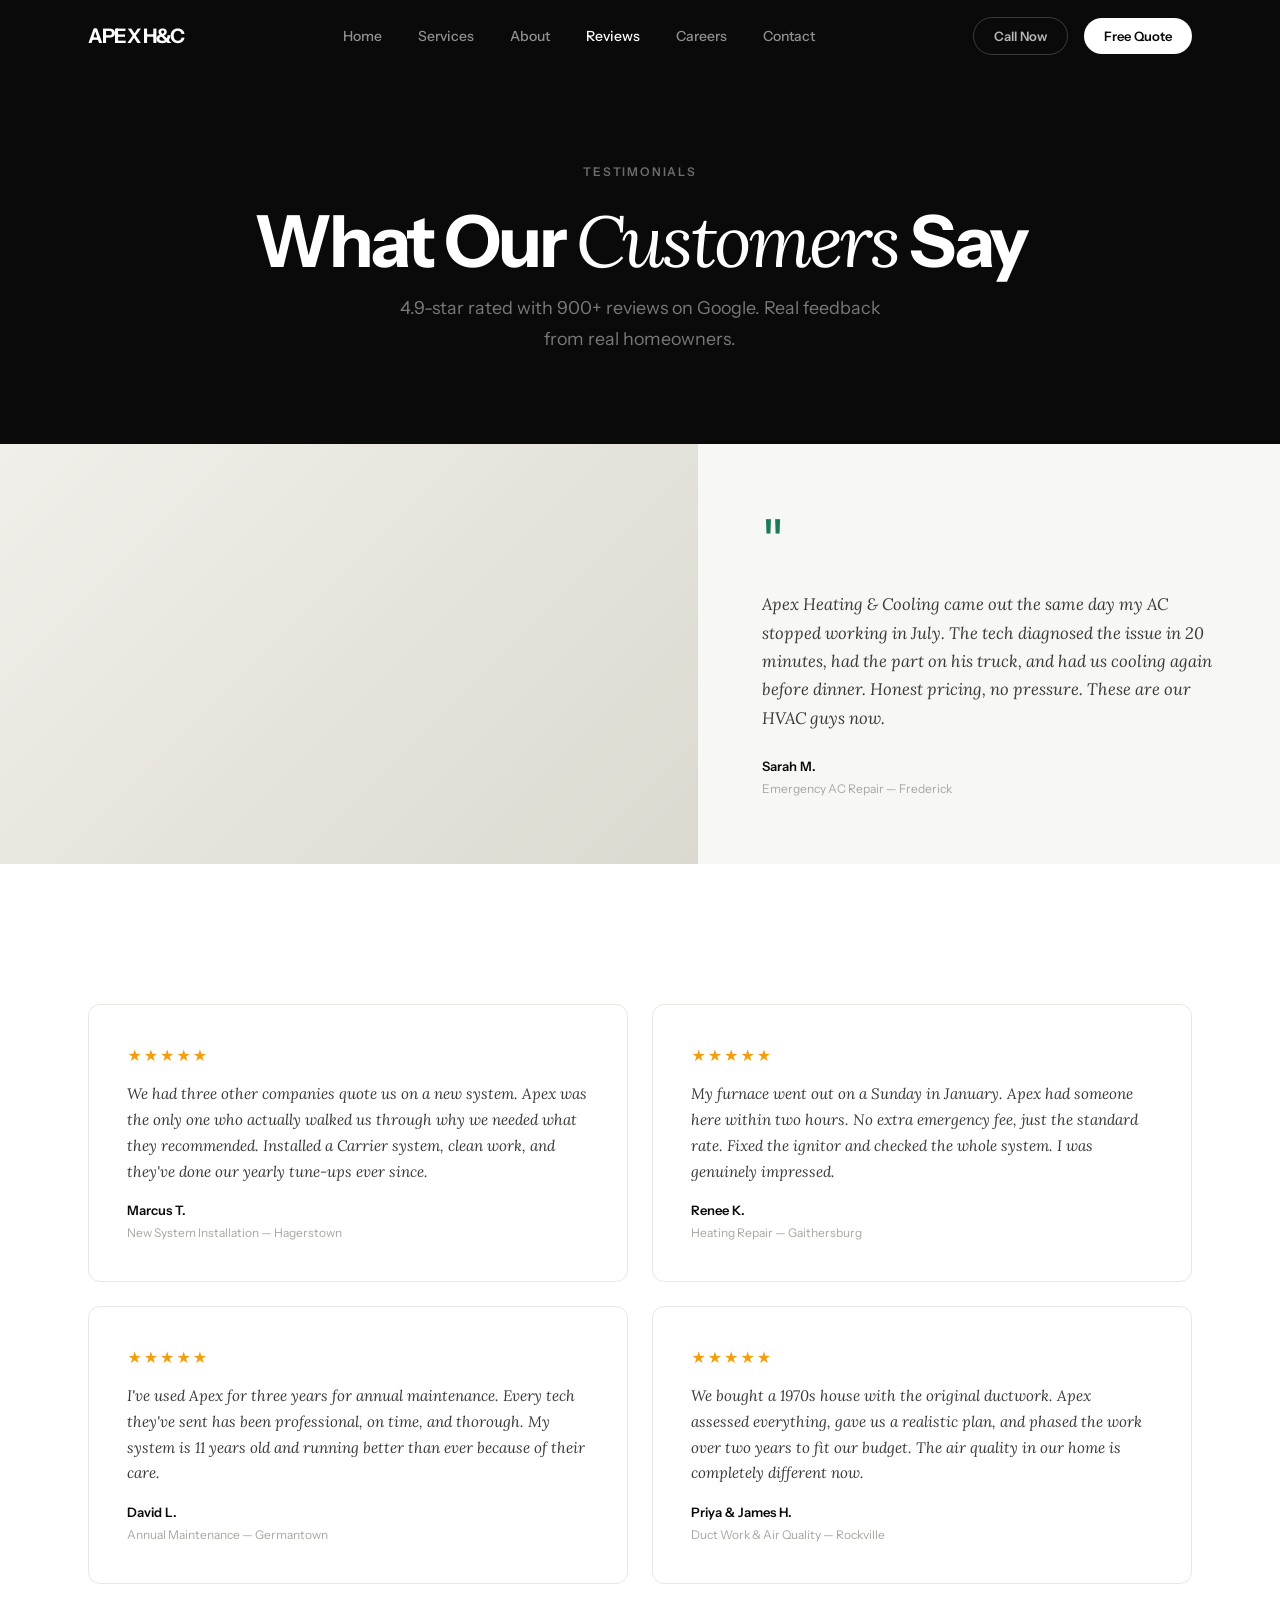
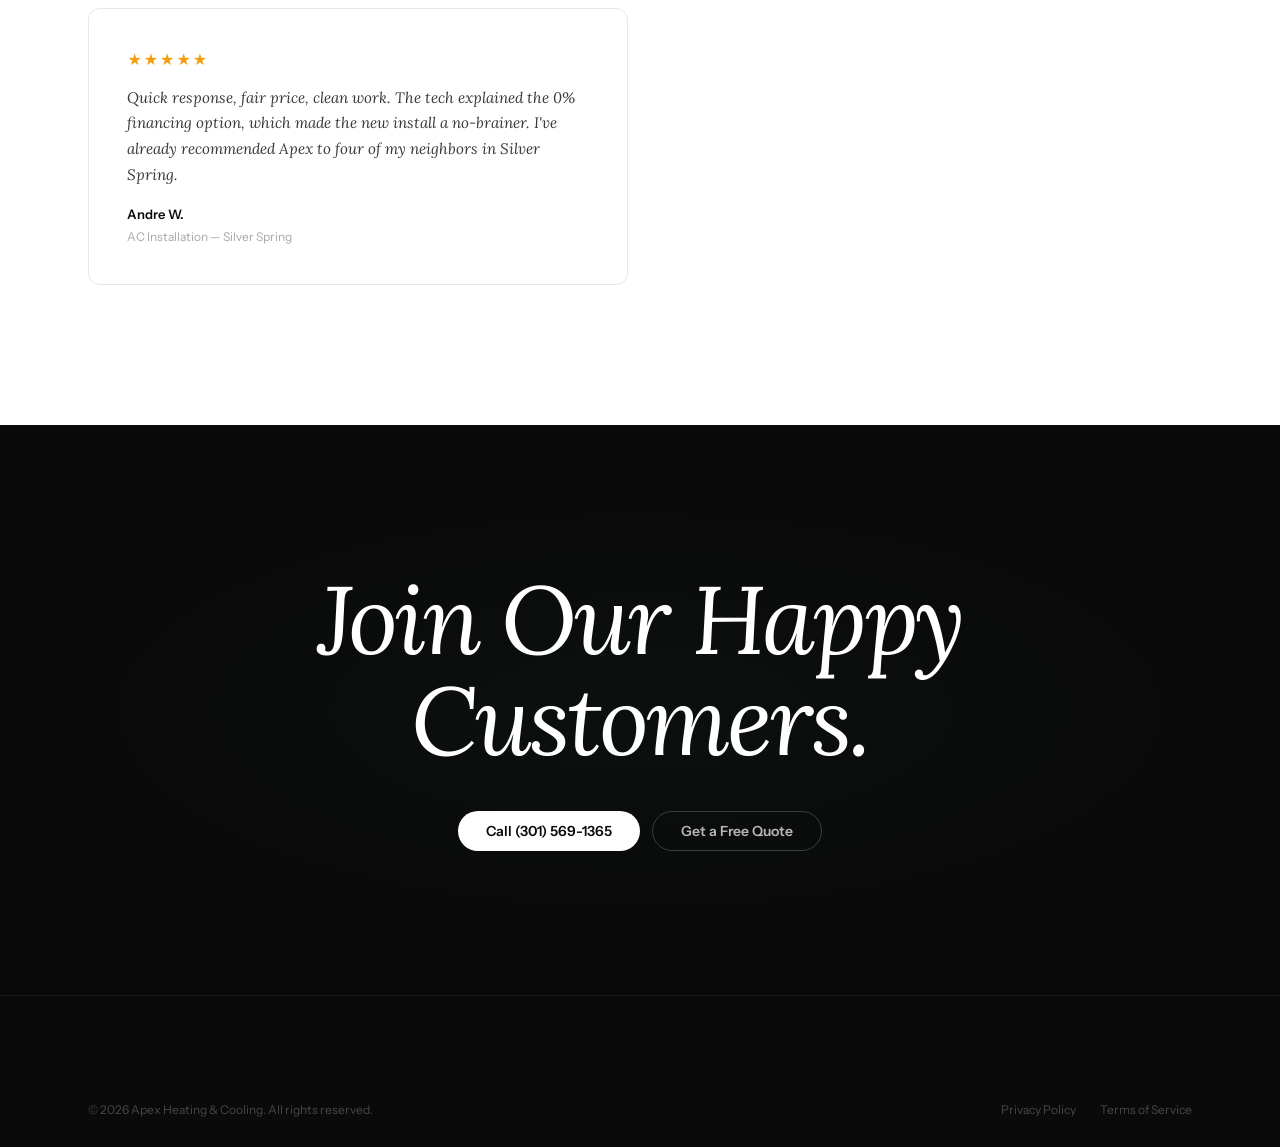
<file: reviews.html>
<!DOCTYPE html>
<html lang="en">
<head>
  <meta charset="UTF-8">
  <meta name="viewport" content="width=device-width, initial-scale=1.0">
  <title>Reviews · Apex Heating &amp; Cooling</title>
  <meta name="description" content="See what Frederick MD homeowners say about Apex Heating &amp; Cooling. 4.9-star rated with 900+ Google reviews.">
  <meta name="theme-color" content="#0a0a0a">
  <link rel="preconnect" href="https://fonts.googleapis.com">
  <link rel="preconnect" href="https://fonts.gstatic.com" crossorigin>
  <link href="https://fonts.googleapis.com/css2?family=Instrument+Sans:wght@400;500;600;700&family=Lora:ital,wght@0,400;0,500;0,600;0,700;1,400;1,500&display=swap" rel="stylesheet">
  <link rel="stylesheet" href="css/styles.css">
</head>
<body>
  <header class="nav scrolled" id="nav">
    <div class="nav-inner">
      <a href="index.html" class="nav-logo">Apex H&amp;C</a>
      <nav class="nav-center"><a href="index.html">Home</a><a href="services.html">Services</a><a href="about.html">About</a><a href="reviews.html" class="active">Reviews</a><a href="careers.html">Careers</a><a href="contact.html">Contact</a></nav>
      <div class="nav-right"><a href="tel:3015691365" class="nav-btn nav-btn--outline">Call Now</a><a href="contact.html" class="nav-btn nav-btn--solid">Free Quote</a></div>
      <button class="mobile-toggle" aria-label="Menu" onclick="document.querySelector('.nav-center').classList.toggle('is-open'); document.querySelector('.nav-right').classList.toggle('is-open');"><span></span><span></span><span></span></button>
    </div>
  </header>
  <section class="page-hero" id="main"><div class="container"><div class="hero-eyebrow">Testimonials</div><h1>What Our <span class="serif">Customers</span> Say</h1><p class="hero-sub">4.9-star rated with 900+ reviews on Google. Real feedback from real homeowners.</p></div></section>
  <section class="testimonial-section reveal"><div class="testimonial-img"></div><div class="testimonial-content"><div class="testimonial-quote-mark">"</div><p class="testimonial-text">Apex Heating &amp; Cooling came out the same day my AC stopped working in July. The tech diagnosed the issue in 20 minutes, had the part on his truck, and had us cooling again before dinner. Honest pricing, no pressure. These are our HVAC guys now.</p><div class="testimonial-author">Sarah M.</div><div class="testimonial-role">Emergency AC Repair &mdash; Frederick</div></div></section>
  <section class="section"><div class="container"><div class="reviews-grid"><div class="review-card reveal"><div class="review-stars">&#9733;&#9733;&#9733;&#9733;&#9733;</div><p class="review-text">We had three other companies quote us on a new system. Apex was the only one who actually walked us through why we needed what they recommended. Installed a Carrier system, clean work, and they've done our yearly tune-ups ever since.</p><div class="review-author">Marcus T.</div><div class="review-meta">New System Installation &mdash; Hagerstown</div></div><div class="review-card reveal" data-d="1"><div class="review-stars">&#9733;&#9733;&#9733;&#9733;&#9733;</div><p class="review-text">My furnace went out on a Sunday in January. Apex had someone here within two hours. No extra emergency fee, just the standard rate. Fixed the ignitor and checked the whole system. I was genuinely impressed.</p><div class="review-author">Renee K.</div><div class="review-meta">Heating Repair &mdash; Gaithersburg</div></div><div class="review-card reveal" data-d="2"><div class="review-stars">&#9733;&#9733;&#9733;&#9733;&#9733;</div><p class="review-text">I've used Apex for three years for annual maintenance. Every tech they've sent has been professional, on time, and thorough. My system is 11 years old and running better than ever because of their care.</p><div class="review-author">David L.</div><div class="review-meta">Annual Maintenance &mdash; Germantown</div></div><div class="review-card reveal"><div class="review-stars">&#9733;&#9733;&#9733;&#9733;&#9733;</div><p class="review-text">We bought a 1970s house with the original ductwork. Apex assessed everything, gave us a realistic plan, and phased the work over two years to fit our budget. The air quality in our home is completely different now.</p><div class="review-author">Priya &amp; James H.</div><div class="review-meta">Duct Work &amp; Air Quality &mdash; Rockville</div></div><div class="review-card reveal" data-d="1"><div class="review-stars">&#9733;&#9733;&#9733;&#9733;&#9733;</div><p class="review-text">Quick response, fair price, clean work. The tech explained the 0% financing option, which made the new install a no-brainer. I've already recommended Apex to four of my neighbors in Silver Spring.</p><div class="review-author">Andre W.</div><div class="review-meta">AC Installation &mdash; Silver Spring</div></div></div></div></section>
  <section class="final-cta"><div class="container"><h2 class="reveal">Join Our Happy<br><em>Customers.</em></h2><div class="final-cta-actions reveal" data-d="1"><a href="tel:3015691365" class="btn btn--white">Call (301) 569-1365</a><a href="contact.html" class="btn btn--ghost">Get a Free Quote</a></div></div></section>
  <footer class="footer"><div class="container"><div class="footer-bottom" style="border-top:none;"><span>&copy; 2026 Apex Heating &amp; Cooling. All rights reserved.</span><div class="footer-bottom-links"><a href="privacy.html">Privacy Policy</a><a href="terms.html">Terms of Service</a></div></div></div></footer>
  <div class="mobile-cta"><a href="tel:3015691365">Call Now &mdash; (301) 569-1365</a></div>
  <script src="js/main.js"></script>
</body>
</html>
</file>
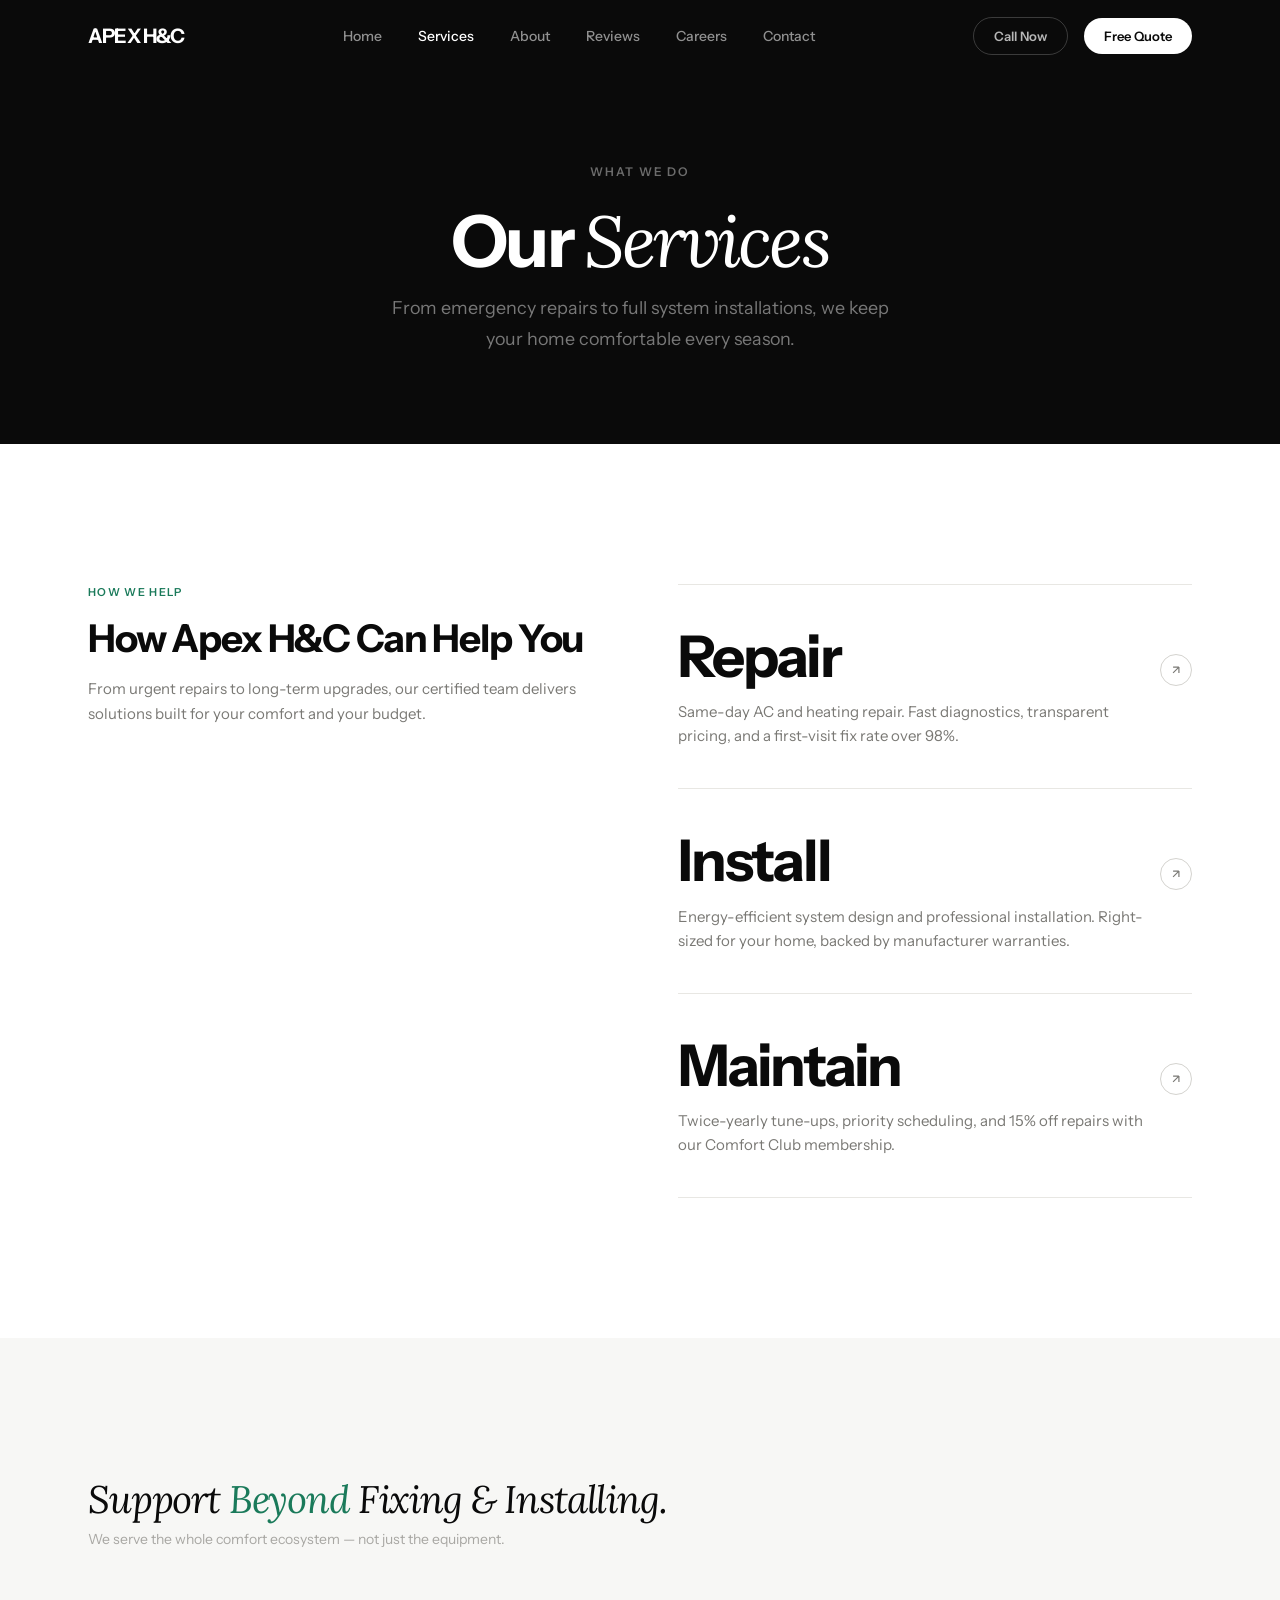
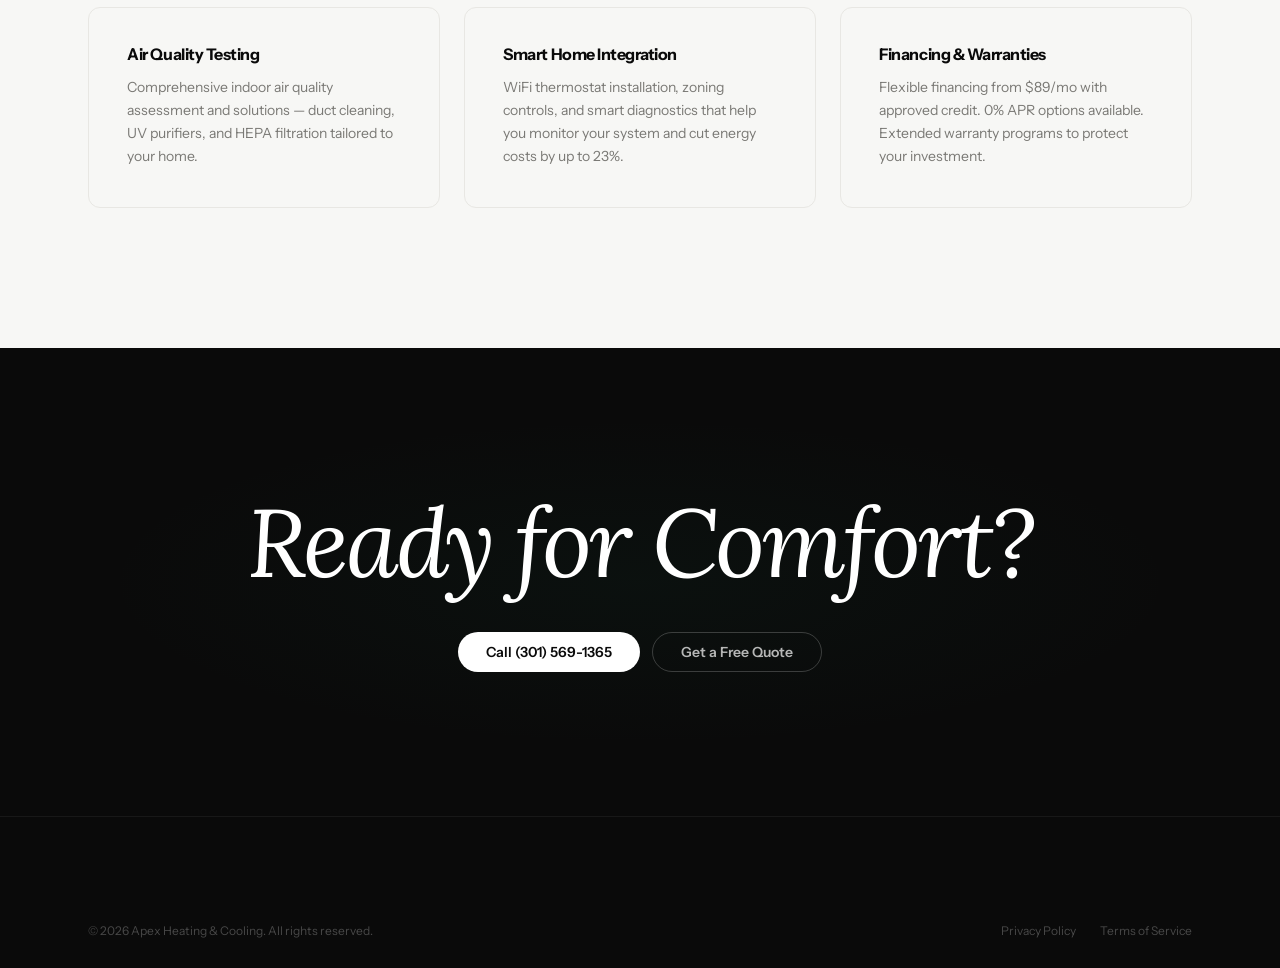
<file: services.html>
<!DOCTYPE html>
<html lang="en">
<head>
  <meta charset="UTF-8">
  <meta name="viewport" content="width=device-width, initial-scale=1.0">
  <title>Services · Apex Heating &amp; Cooling</title>
  <meta name="description" content="HVAC services from Apex Heating &amp; Cooling: AC repair, heating, installation, maintenance &amp; air quality. Serving Frederick MD. Call (301) 569-1365.">
  <meta name="theme-color" content="#0a0a0a">
  <link rel="preconnect" href="https://fonts.googleapis.com">
  <link rel="preconnect" href="https://fonts.gstatic.com" crossorigin>
  <link href="https://fonts.googleapis.com/css2?family=Instrument+Sans:wght@400;500;600;700&family=Lora:ital,wght@0,400;0,500;0,600;0,700;1,400;1,500&display=swap" rel="stylesheet">
  <link rel="stylesheet" href="css/styles.css">
</head>
<body>
  <header class="nav scrolled" id="nav">
    <div class="nav-inner">
      <a href="index.html" class="nav-logo">Apex H&amp;C</a>
      <nav class="nav-center"><a href="index.html">Home</a><a href="services.html" class="active">Services</a><a href="about.html">About</a><a href="reviews.html">Reviews</a><a href="careers.html">Careers</a><a href="contact.html">Contact</a></nav>
      <div class="nav-right"><a href="tel:3015691365" class="nav-btn nav-btn--outline">Call Now</a><a href="contact.html" class="nav-btn nav-btn--solid">Free Quote</a></div>
      <button class="mobile-toggle" aria-label="Menu" onclick="document.querySelector('.nav-center').classList.toggle('is-open'); document.querySelector('.nav-right').classList.toggle('is-open');"><span></span><span></span><span></span></button>
    </div>
  </header>
  <section class="page-hero" id="main"><div class="container"><div class="hero-eyebrow">What We Do</div><h1>Our <span class="serif">Services</span></h1><p class="hero-sub">From emergency repairs to full system installations, we keep your home comfortable every season.</p></div></section>
  <section class="section"><div class="container"><div class="services-editorial"><div class="services-intro reveal"><div class="eyebrow eyebrow--accent">How We Help</div><h2>How Apex H&amp;C Can Help You</h2><p>From urgent repairs to long-term upgrades, our certified team delivers solutions built for your comfort and your budget.</p></div><div class="services-list"><div class="service-item reveal"><div class="service-item-header"><h3>Repair</h3><div class="service-item-arrow"><svg width="14" height="14" viewBox="0 0 24 24" fill="none" stroke="var(--gray-400)" stroke-width="2"><path d="M7 17L17 7M17 7H7M17 7v10"/></svg></div></div><p>Same-day AC and heating repair. Fast diagnostics, transparent pricing, and a first-visit fix rate over 98%.</p></div><div class="service-item reveal" data-d="1"><div class="service-item-header"><h3>Install</h3><div class="service-item-arrow"><svg width="14" height="14" viewBox="0 0 24 24" fill="none" stroke="var(--gray-400)" stroke-width="2"><path d="M7 17L17 7M17 7H7M17 7v10"/></svg></div></div><p>Energy-efficient system design and professional installation. Right-sized for your home, backed by manufacturer warranties.</p></div><div class="service-item reveal" data-d="2"><div class="service-item-header"><h3>Maintain</h3><div class="service-item-arrow"><svg width="14" height="14" viewBox="0 0 24 24" fill="none" stroke="var(--gray-400)" stroke-width="2"><path d="M7 17L17 7M17 7H7M17 7v10"/></svg></div></div><p>Twice-yearly tune-ups, priority scheduling, and 15% off repairs with our Comfort Club membership.</p></div></div></div></div></section>
  <section class="section section--offwhite"><div class="container"><div class="support-header reveal"><h2>Support <span class="accent-text">Beyond</span> Fixing &amp; Installing.</h2><p class="support-tagline">We serve the whole comfort ecosystem &mdash; not just the equipment.</p></div><div class="support-grid"><div class="support-card reveal"><h3>Air Quality Testing</h3><p>Comprehensive indoor air quality assessment and solutions &mdash; duct cleaning, UV purifiers, and HEPA filtration tailored to your home.</p></div><div class="support-card reveal" data-d="1"><h3>Smart Home Integration</h3><p>WiFi thermostat installation, zoning controls, and smart diagnostics that help you monitor your system and cut energy costs by up to 23%.</p></div><div class="support-card reveal" data-d="2"><h3>Financing &amp; Warranties</h3><p>Flexible financing from $89/mo with approved credit. 0% APR options available. Extended warranty programs to protect your investment.</p></div></div></div></section>
  <section class="final-cta"><div class="container"><h2 class="reveal">Ready for <em>Comfort?</em></h2><div class="final-cta-actions reveal" data-d="1"><a href="tel:3015691365" class="btn btn--white">Call (301) 569-1365</a><a href="contact.html" class="btn btn--ghost">Get a Free Quote</a></div></div></section>
  <footer class="footer"><div class="container"><div class="footer-bottom" style="border-top:none;"><span>&copy; 2026 Apex Heating &amp; Cooling. All rights reserved.</span><div class="footer-bottom-links"><a href="privacy.html">Privacy Policy</a><a href="terms.html">Terms of Service</a></div></div></div></footer>
  <div class="mobile-cta"><a href="tel:3015691365">Call Now &mdash; (301) 569-1365</a></div>
  <script src="js/main.js"></script>
</body>
</html>
</file>
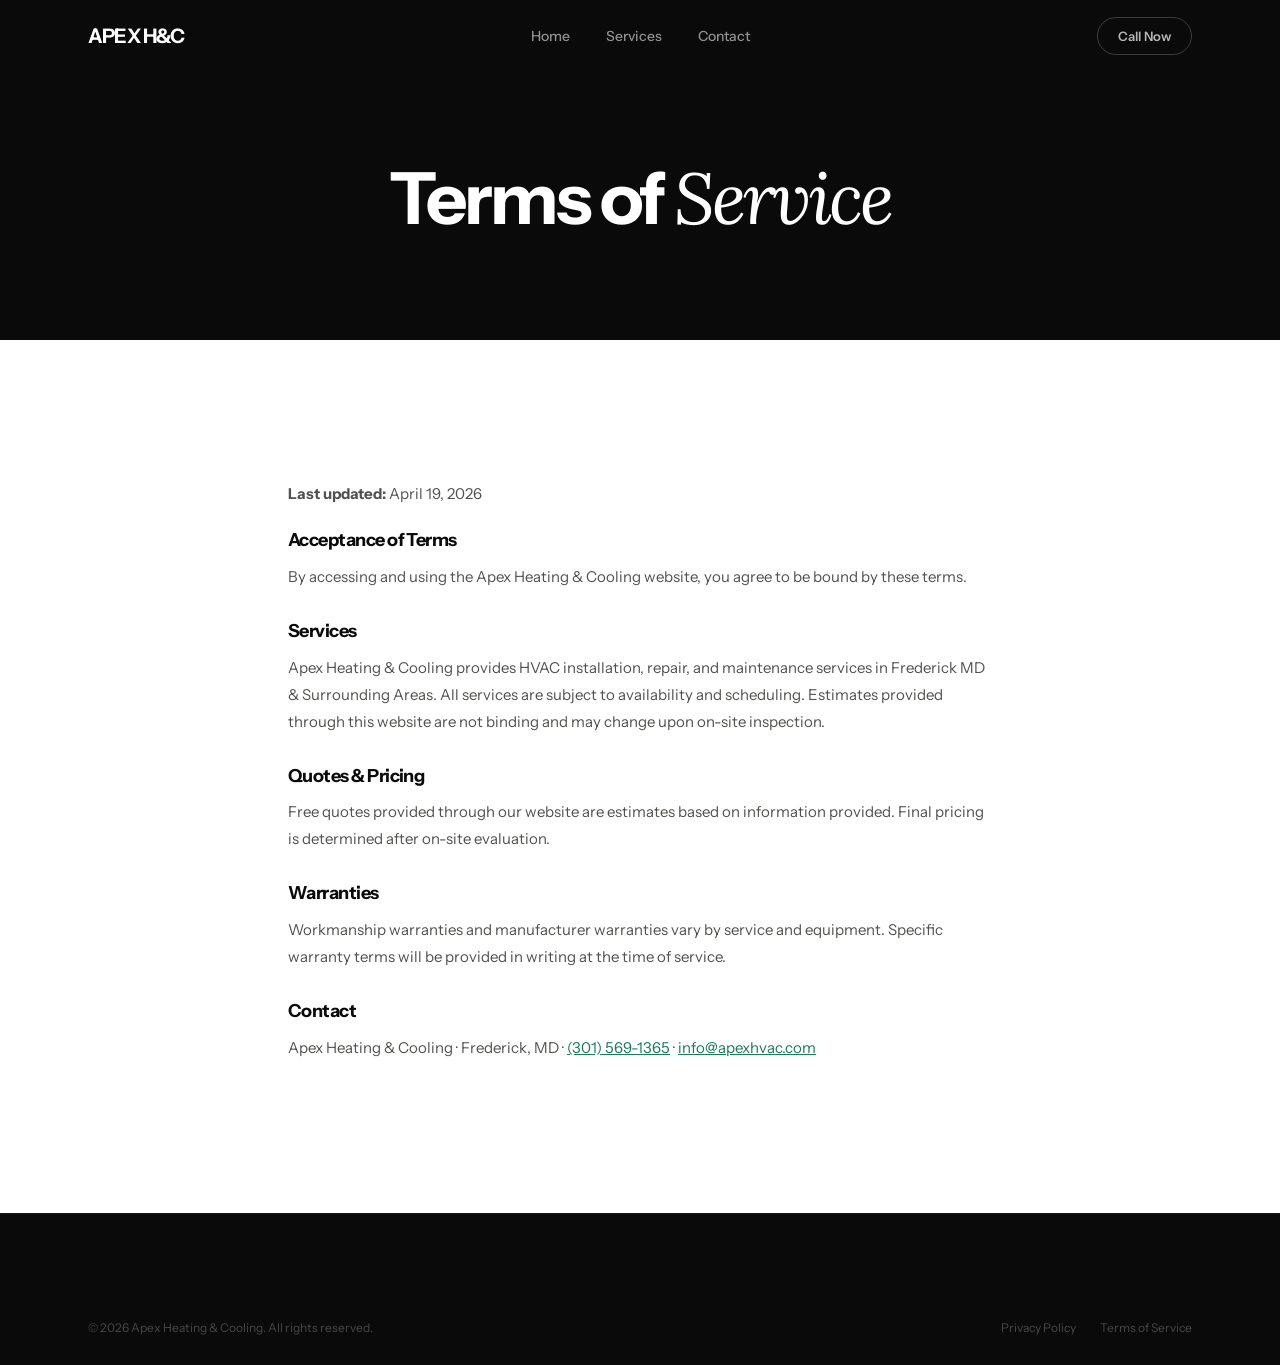
<file: terms.html>
<!DOCTYPE html>
<html lang="en">
<head>
  <meta charset="UTF-8">
  <meta name="viewport" content="width=device-width, initial-scale=1.0">
  <title>Terms of Service · Apex Heating &amp; Cooling</title>
  <meta name="theme-color" content="#0a0a0a">
  <link rel="preconnect" href="https://fonts.googleapis.com">
  <link rel="preconnect" href="https://fonts.gstatic.com" crossorigin>
  <link href="https://fonts.googleapis.com/css2?family=Instrument+Sans:wght@400;500;600;700&family=Lora:ital,wght@0,400;0,500;0,600;0,700;1,400;1,500&display=swap" rel="stylesheet">
  <link rel="stylesheet" href="css/styles.css">
</head>
<body>
  <header class="nav scrolled" id="nav">
    <div class="nav-inner"><a href="index.html" class="nav-logo">Apex H&amp;C</a><nav class="nav-center"><a href="index.html">Home</a><a href="services.html">Services</a><a href="contact.html">Contact</a></nav><div class="nav-right"><a href="tel:3015691365" class="nav-btn nav-btn--outline">Call Now</a></div></div>
  </header>
  <section class="page-hero" id="main"><div class="container"><h1>Terms of <span class="serif">Service</span></h1></div></section>
  <section class="section"><div class="container container--narrow"><div class="legal-content">
    <p><strong>Last updated:</strong> April 19, 2026</p>
    <h3>Acceptance of Terms</h3><p>By accessing and using the Apex Heating &amp; Cooling website, you agree to be bound by these terms.</p>
    <h3>Services</h3><p>Apex Heating &amp; Cooling provides HVAC installation, repair, and maintenance services in Frederick MD &amp; Surrounding Areas. All services are subject to availability and scheduling. Estimates provided through this website are not binding and may change upon on-site inspection.</p>
    <h3>Quotes &amp; Pricing</h3><p>Free quotes provided through our website are estimates based on information provided. Final pricing is determined after on-site evaluation.</p>
    <h3>Warranties</h3><p>Workmanship warranties and manufacturer warranties vary by service and equipment. Specific warranty terms will be provided in writing at the time of service.</p>
    <h3>Contact</h3><p>Apex Heating &amp; Cooling · Frederick, MD · <a href="tel:3015691365">(301) 569-1365</a> · <a href="mailto:info@apexhvac.com">info@apexhvac.com</a></p>
  </div></div></section>
  <footer class="footer"><div class="container"><div class="footer-bottom" style="border-top:none;"><span>&copy; 2026 Apex Heating &amp; Cooling. All rights reserved.</span><div class="footer-bottom-links"><a href="privacy.html">Privacy Policy</a><a href="terms.html">Terms of Service</a></div></div></div></footer>
  <script src="js/main.js"></script>
</body>
</html>
</file>
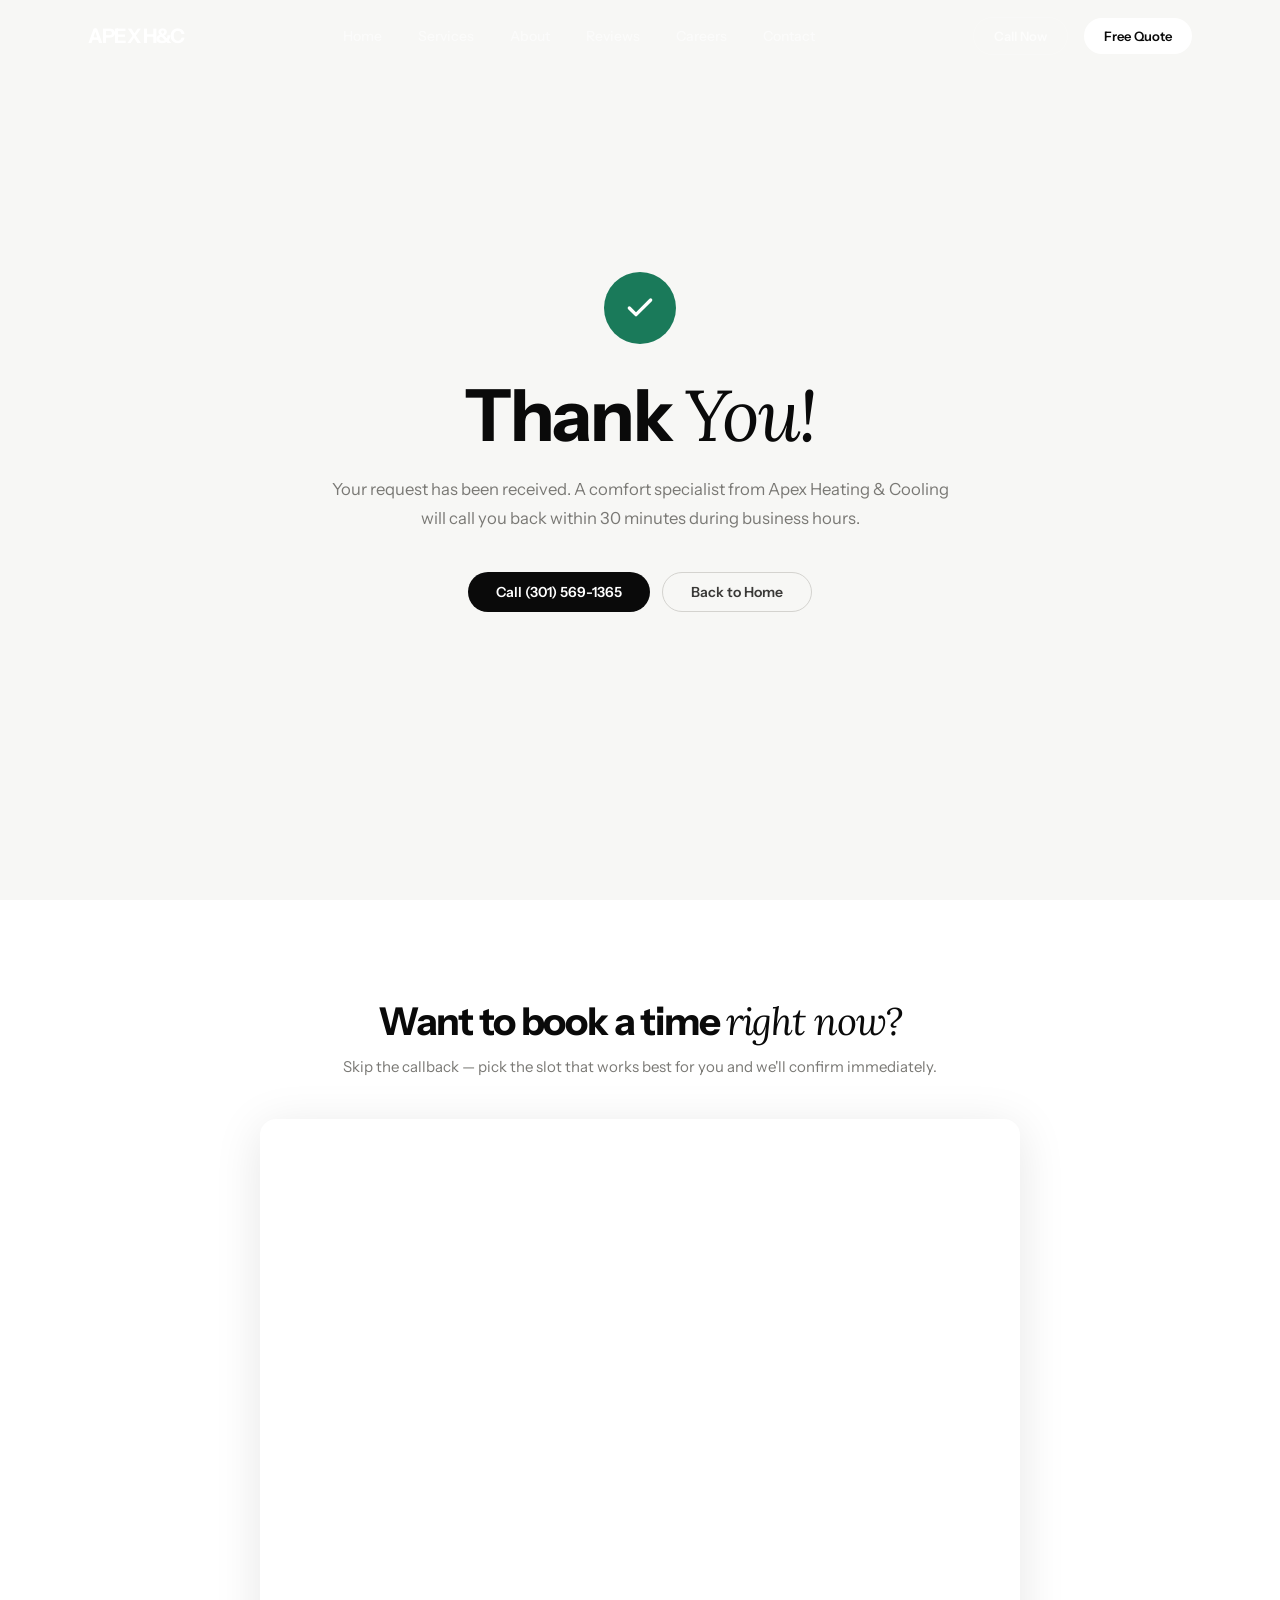
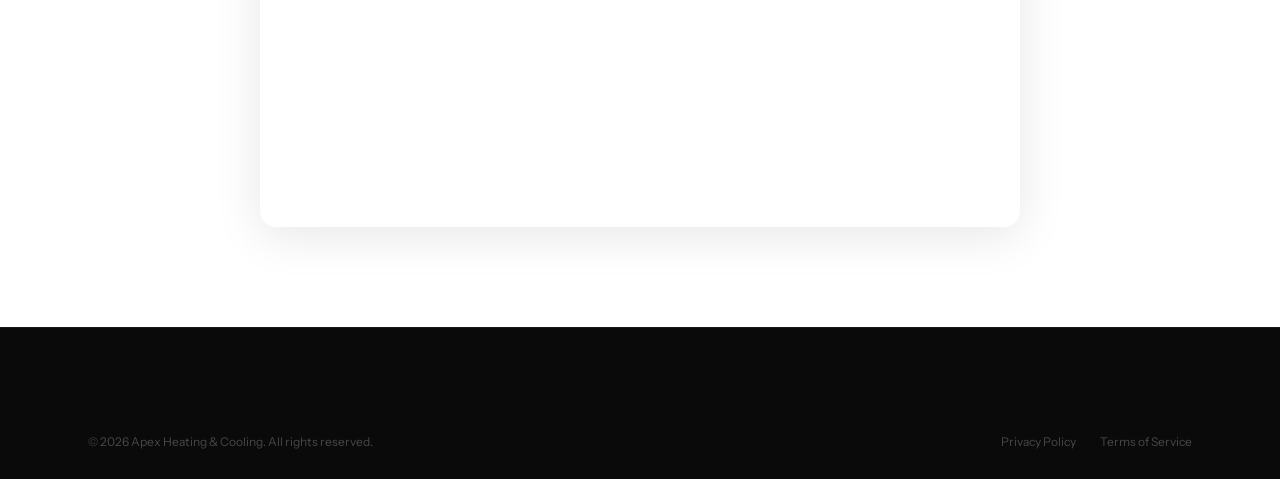
<file: thank-you.html>
<!DOCTYPE html>
<html lang="en">
<head>
  <meta charset="UTF-8">
  <meta name="viewport" content="width=device-width, initial-scale=1.0">
  <title>Thank You · Apex Heating &amp; Cooling</title>
  <meta name="robots" content="noindex, nofollow">
  <meta name="theme-color" content="#0a0a0a">
  <link rel="preconnect" href="https://fonts.googleapis.com">
  <link rel="preconnect" href="https://fonts.gstatic.com" crossorigin>
  <link href="https://fonts.googleapis.com/css2?family=Instrument+Sans:wght@400;500;600;700&family=Lora:ital,wght@0,400;0,500;0,600;0,700;1,400;1,500&display=swap" rel="stylesheet">
  <link rel="stylesheet" href="css/styles.css">
  <style>
    .thank-hero { min-height: 100vh; display: flex; align-items: center; justify-content: center; text-align: center; padding: 120px clamp(20px,5vw,48px) 80px; background: var(--off-white); }
    .thank-hero-inner { max-width: 640px; }
    .check-icon { width: 72px; height: 72px; border-radius: 50%; background: var(--accent); display: flex; align-items: center; justify-content: center; margin: 0 auto 32px; }
    .thank-hero h1 { font-size: clamp(2.5rem, 6vw, 4.5rem); font-weight: 700; color: var(--gray-900); margin-bottom: 20px; }
    .thank-hero p { font-size: clamp(1rem, 1.3vw, 1.125rem); color: var(--gray-400); line-height: 1.7; margin-bottom: 40px; }
    .thank-actions { display: flex; gap: 12px; justify-content: center; flex-wrap: wrap; margin-bottom: 56px; }
    .calendar-section { padding: clamp(64px, 10vw, 100px) 0; }
    .calendar-wrap { max-width: 760px; margin: 0 auto; text-align: center; }
    .calendar-wrap h2 { font-size: clamp(1.75rem, 3vw, 2.5rem); margin-bottom: 12px; }
    .calendar-wrap > p { font-size: 0.9375rem; color: var(--gray-400); margin-bottom: 40px; }
    .calendar-frame-card { background: #fff; border-radius: 16px; box-shadow: 0 8px 48px rgba(0,0,0,0.10); overflow: hidden; padding: 8px 8px 0; }
    .calendar-frame-card iframe { width: 100%; height: 700px; border: none; display: block; }
    .serif { font-family: var(--font-serif); font-weight: 400; font-style: italic; }
  </style>
</head>
<body>
  <header class="nav" id="nav">
    <div class="nav-inner">
      <a href="index.html" class="nav-logo">Apex H&amp;C</a>
      <nav class="nav-center"><a href="index.html">Home</a><a href="services.html">Services</a><a href="about.html">About</a><a href="reviews.html">Reviews</a><a href="careers.html">Careers</a><a href="contact.html">Contact</a></nav>
      <div class="nav-right"><a href="tel:3015691365" class="nav-btn nav-btn--outline">Call Now</a><a href="contact.html" class="nav-btn nav-btn--solid">Free Quote</a></div>
      <button class="mobile-toggle" aria-label="Menu" onclick="document.querySelector('.nav-center').classList.toggle('is-open'); document.querySelector('.nav-right').classList.toggle('is-open');"><span></span><span></span><span></span></button>
    </div>
  </header>
  <section class="thank-hero" id="main">
    <div class="thank-hero-inner">
      <div class="check-icon"><svg width="32" height="32" viewBox="0 0 24 24" fill="none" stroke="white" stroke-width="2.5" stroke-linecap="round" stroke-linejoin="round"><path d="M20 6L9 17l-5-5"/></svg></div>
      <h1>Thank <span class="serif">You!</span></h1>
      <p>Your request has been received. A comfort specialist from Apex Heating &amp; Cooling will call you back within 30 minutes during business hours.</p>
      <div class="thank-actions">
        <a href="tel:3015691365" class="btn btn--dark">Call (301) 569-1365</a>
        <a href="index.html" class="btn btn--outline">Back to Home</a>
      </div>
    </div>
  </section>
  <section class="calendar-section">
    <div class="container">
      <div class="calendar-wrap">
        <h2>Want to book a time <span class="serif">right now?</span></h2>
        <p>Skip the callback — pick the slot that works best for you and we'll confirm immediately.</p>
        <div class="calendar-frame-card">
          <iframe src="https://api.leadconnectorhq.com/widget/booking/oMdnS0dIjlYuZAYJ3lRz" title="Apex Heating &amp; Cooling Appointment Booking" scrolling="no"></iframe>
        </div>
      </div>
    </div>
  </section>
  <footer class="footer"><div class="container"><div class="footer-bottom" style="border-top:none;"><span>&copy; 2026 Apex Heating &amp; Cooling. All rights reserved.</span><div class="footer-bottom-links"><a href="privacy.html">Privacy Policy</a><a href="terms.html">Terms of Service</a></div></div></div></footer>
  <div class="mobile-cta"><a href="tel:3015691365">Call Now &mdash; (301) 569-1365</a></div>
  <script src="js/main.js"></script>
</body>
</html>
</file>
<file: css/styles.css>
/* ══════════════════════════════════════════
   Enterprise HVAC Template — Shared Styles
   Template v4.0 (FIND-style editorial clone)
   ══════════════════════════════════════════ */

:root {
  --white: #ffffff;
  --off-white: #f7f7f5;
  --cream: #f0efe9;
  --gray-100: #e8e7e3;
  --gray-200: #d4d3cf;
  --gray-300: #a8a7a3;
  --gray-400: #7a7975;
  --gray-500: #52514e;
  --gray-600: #3a3937;
  --gray-700: #2a2928;
  --gray-800: #1a1918;
  --gray-900: #0a0a0a;
  --accent: #1a7a5a;
  --accent-light: #2a9a6a;
  --font-sans: 'Instrument Sans', system-ui, -apple-system, sans-serif;
  --font-serif: 'Lora', Georgia, 'Times New Roman', serif;
}

*, *::before, *::after { box-sizing: border-box; margin: 0; padding: 0; }
html { scroll-behavior: smooth; -webkit-text-size-adjust: 100%; }
body {
  font-family: var(--font-sans);
  font-size: 16px;
  line-height: 1.6;
  color: var(--gray-600);
  background: var(--white);
  -webkit-font-smoothing: antialiased;
  -moz-osx-font-smoothing: grayscale;
}
img { display: block; max-width: 100%; height: auto; }
a { text-decoration: none; color: inherit; }
ul, ol { list-style: none; }
h1,h2,h3,h4,h5,h6 {
  font-family: var(--font-sans);
  color: var(--gray-900);
  line-height: 1.1;
  letter-spacing: -0.03em;
}
button { font-family: inherit; cursor: pointer; border: none; background: none; }

.container { max-width: 1200px; margin: 0 auto; padding: 0 clamp(20px, 5vw, 48px); }
.container--narrow { max-width: 800px; }
.container--wide { max-width: 1400px; }

.nav { position: fixed; top: 0; left: 0; right: 0; z-index: 100; transition: background 0.4s, backdrop-filter 0.4s; }
.nav.scrolled { background: rgba(10,10,10,0.92); backdrop-filter: blur(20px); }
.nav-inner { max-width: 1200px; margin: 0 auto; padding: 0 clamp(20px, 5vw, 48px); display: flex; align-items: center; justify-content: space-between; height: 72px; }
.nav-logo { font-family: var(--font-sans); font-size: 1.25rem; font-weight: 700; color: var(--white); letter-spacing: -0.04em; text-transform: uppercase; }
.nav-center { display: flex; align-items: center; gap: 36px; }
.nav-center a { font-size: 0.875rem; font-weight: 500; color: rgba(255,255,255,0.55); transition: color 0.25s; }
.nav-center a:hover, .nav-center a.active { color: var(--white); }
.nav-right { display: flex; align-items: center; gap: 16px; }
.nav-btn { padding: 8px 20px; border-radius: 100px; font-size: 0.8125rem; font-weight: 600; transition: all 0.25s; }
.nav-btn--outline { border: 1px solid rgba(255,255,255,0.2); color: rgba(255,255,255,0.7); }
.nav-btn--outline:hover { border-color: rgba(255,255,255,0.4); color: var(--white); }
.nav-btn--solid { background: var(--white); color: var(--gray-900); }
.nav-btn--solid:hover { background: var(--off-white); }
.mobile-toggle { display: none; flex-direction: column; gap: 5px; padding: 8px; }
.mobile-toggle span { display: block; width: 22px; height: 2px; background: var(--white); border-radius: 2px; transition: 0.3s; }

.hero { position: relative; background: var(--gray-900); min-height: 100vh; display: flex; align-items: center; justify-content: center; text-align: center; padding: 120px 0 80px; overflow: hidden; }
.hero-bg { position: absolute; inset: 0; background: linear-gradient(180deg, rgba(10,10,10,0.3) 0%, rgba(10,10,10,0.6) 100%); z-index: 1; }
.hero-img { position: absolute; inset: 0; background: url('img/hero.jpg') center/cover no-repeat; opacity: 0.5; }
.hero-img:empty { background: radial-gradient(ellipse 80% 60% at 50% 40%, rgba(26,122,90,0.12) 0%, transparent 70%), radial-gradient(ellipse 50% 80% at 80% 20%, rgba(200,180,140,0.08) 0%, transparent 60%), linear-gradient(175deg, #1a1918 0%, #0a0a0a 100%); opacity: 1; }
.hero-content { position: relative; z-index: 2; max-width: 740px; }
.hero-eyebrow { font-size: 0.75rem; font-weight: 600; text-transform: uppercase; letter-spacing: 0.15em; color: rgba(255,255,255,0.4); margin-bottom: 24px; }
.hero h1 { font-size: clamp(3rem, 7vw, 5.5rem); font-weight: 700; color: var(--white); letter-spacing: -0.04em; line-height: 1; margin-bottom: 24px; }
.hero h1 .serif { font-family: var(--font-serif); font-weight: 400; font-style: italic; }
.hero-sub { font-size: clamp(1rem, 1.4vw, 1.125rem); line-height: 1.7; color: rgba(255,255,255,0.45); max-width: 520px; margin: 0 auto 40px; }
.hero-cta { display: inline-flex; align-items: center; gap: 10px; padding: 14px 32px; background: var(--white); color: var(--gray-900); border-radius: 100px; font-size: 0.9375rem; font-weight: 600; transition: all 0.3s; }
.hero-cta:hover { background: var(--off-white); transform: translateY(-2px); }
.hero-cta svg { transition: transform 0.3s; }
.hero-cta:hover svg { transform: translateX(3px); }
.hero-scroll { position: absolute; bottom: 40px; left: 50%; transform: translateX(-50%); z-index: 2; font-size: 0.6875rem; font-weight: 500; text-transform: uppercase; letter-spacing: 0.15em; color: rgba(255,255,255,0.25); display: flex; flex-direction: column; align-items: center; gap: 12px; }
.hero-scroll-line { width: 1px; height: 40px; background: linear-gradient(180deg, rgba(255,255,255,0.3), transparent); animation: scroll-pulse 2s ease infinite; }
@keyframes scroll-pulse { 0%,100%{ opacity:1; } 50%{ opacity:0.3; } }

.page-hero { background: var(--gray-900); padding: clamp(140px, 18vh, 200px) 0 clamp(60px, 10vh, 100px); text-align: center; }
.page-hero .hero-eyebrow { font-size: 0.75rem; font-weight: 600; text-transform: uppercase; letter-spacing: 0.15em; color: rgba(255,255,255,0.4); margin-bottom: 24px; }
.page-hero h1 { font-size: clamp(2.5rem, 6vw, 4.5rem); font-weight: 700; color: var(--white); letter-spacing: -0.04em; line-height: 1; margin-bottom: 16px; }
.page-hero h1 .serif { font-family: var(--font-serif); font-weight: 400; font-style: italic; }
.page-hero .hero-sub { font-size: clamp(1rem, 1.4vw, 1.125rem); line-height: 1.7; color: rgba(255,255,255,0.45); max-width: 520px; margin: 0 auto; }

.section { padding: clamp(80px, 12vw, 140px) 0; }
.section--dark { background: var(--gray-900); color: rgba(255,255,255,0.5); }
.section--dark h2, .section--dark h3, .section--dark h4 { color: var(--white); }
.section--cream { background: var(--cream); }
.section--offwhite { background: var(--off-white); }
.section--border { border-top: 1px solid var(--gray-100); }

.eyebrow { font-size: 0.6875rem; font-weight: 600; text-transform: uppercase; letter-spacing: 0.12em; color: var(--gray-300); margin-bottom: 16px; }
.eyebrow--accent { color: var(--accent); }

.why-section { display: grid; grid-template-columns: 1fr 1fr; gap: clamp(40px, 6vw, 80px); align-items: start; }
.why-left .eyebrow { margin-bottom: 20px; }
.why-left h2 { font-size: clamp(2rem, 3.5vw, 2.75rem); font-weight: 700; line-height: 1.15; margin-bottom: 20px; }
.why-left h2 .accent-text { color: var(--accent); }
.why-left p { font-size: clamp(0.9375rem, 1.1vw, 1.0625rem); line-height: 1.75; color: var(--gray-400); }
.why-right { padding-top: 8px; }
.why-right p { font-size: clamp(0.9375rem, 1.1vw, 1rem); line-height: 1.8; color: var(--gray-400); margin-bottom: 16px; }

.editorial { text-align: center; padding: clamp(80px, 14vw, 160px) 0; }
.editorial-pre { font-family: var(--font-serif); font-size: clamp(1.5rem, 3vw, 2.25rem); font-weight: 400; color: var(--gray-900); line-height: 1.35; max-width: 700px; margin: 0 auto 48px; letter-spacing: -0.01em; }
.editorial-pre .accent-text { color: var(--accent); }
.editorial-img { width: 100%; max-width: 900px; margin: 0 auto 48px; aspect-ratio: 16/9; border-radius: 16px; overflow: hidden; background: var(--cream); position: relative; }
.editorial-img img { width: 100%; height: 100%; object-fit: cover; }
.editorial-img:empty::after { content: ''; position: absolute; inset: 0; background: radial-gradient(circle at 30% 60%, rgba(26,122,90,0.06) 0%, transparent 50%), linear-gradient(135deg, var(--cream) 0%, #e2e0d8 100%); }
.editorial-items { display: flex; justify-content: center; gap: clamp(32px, 5vw, 64px); margin-top: 48px; flex-wrap: wrap; }
.editorial-item { text-align: center; }
.editorial-item-icon { width: 48px; height: 48px; border-radius: 50%; background: var(--off-white); display: flex; align-items: center; justify-content: center; margin: 0 auto 12px; }
.editorial-item h4 { font-size: 0.8125rem; font-weight: 600; margin-bottom: 4px; }
.editorial-item p { font-size: 0.75rem; color: var(--gray-300); max-width: 160px; }

.split { display: flex; align-items: center; justify-content: space-between; gap: 40px; padding: clamp(40px, 6vw, 64px) 0; border-top: 1px solid var(--gray-100); border-bottom: 1px solid var(--gray-100); }
.split-left { font-family: var(--font-serif); font-size: clamp(2rem, 4vw, 3.5rem); font-weight: 400; font-style: italic; color: var(--gray-900); letter-spacing: -0.02em; line-height: 1.1; }
.split-right { display: flex; gap: 12px; flex-shrink: 0; }

.btn { display: inline-flex; align-items: center; justify-content: center; gap: 8px; padding: 12px 28px; border-radius: 100px; font-size: 0.875rem; font-weight: 600; line-height: 1; transition: all 0.25s; border: none; cursor: pointer; }
.btn--dark { background: var(--gray-900); color: var(--white); }
.btn--dark:hover { background: var(--gray-700); }
.btn--outline { border: 1px solid var(--gray-200); color: var(--gray-600); background: transparent; }
.btn--outline:hover { border-color: var(--gray-900); color: var(--gray-900); }
.btn--white { background: var(--white); color: var(--gray-900); }
.btn--white:hover { background: var(--off-white); }
.btn--accent { background: var(--accent); color: var(--white); }
.btn--accent:hover { background: var(--accent-light); }
.btn--ghost { background: transparent; color: rgba(255,255,255,0.7); border: 1px solid rgba(255,255,255,0.2); }
.btn--ghost:hover { border-color: rgba(255,255,255,0.4); color: var(--white); }

.recruit { display: grid; grid-template-columns: 1fr 1fr; gap: 0; min-height: 500px; }
.recruit-left { background: var(--gray-900); display: flex; align-items: center; justify-content: center; padding: clamp(48px, 6vw, 80px); }
.recruit-left h2 { font-family: var(--font-serif); font-size: clamp(2rem, 4vw, 3.5rem); font-weight: 400; color: var(--white); line-height: 1.15; letter-spacing: -0.02em; }
.recruit-left h2 .accent-text { color: var(--accent-light); }
.recruit-right { background: var(--off-white); display: flex; align-items: center; padding: clamp(48px, 6vw, 80px); }
.recruit-right-inner { max-width: 440px; }
.recruit-right p { font-size: clamp(0.9375rem, 1.1vw, 1rem); line-height: 1.8; color: var(--gray-500); margin-bottom: 16px; }
.recruit-right .btn { margin-top: 12px; }

.testimonial-section { display: grid; grid-template-columns: 1.2fr 1fr; gap: 0; min-height: 420px; }
.testimonial-img { background: var(--cream); position: relative; overflow: hidden; }
.testimonial-img img { width: 100%; height: 100%; object-fit: cover; }
.testimonial-img:empty::after { content: ''; position: absolute; inset: 0; background: linear-gradient(135deg, var(--cream) 0%, #dbd9d0 100%); }
.testimonial-content { background: var(--off-white); display: flex; flex-direction: column; justify-content: center; padding: clamp(40px, 5vw, 72px); }
.testimonial-quote-mark { font-family: var(--font-serif); font-size: 4rem; line-height: 1; color: var(--accent); margin-bottom: 16px; }
.testimonial-text { font-family: var(--font-serif); font-size: clamp(1rem, 1.3vw, 1.1875rem); font-style: italic; line-height: 1.7; color: var(--gray-600); margin-bottom: 24px; }
.testimonial-author { font-family: var(--font-sans); font-size: 0.8125rem; font-weight: 600; color: var(--gray-900); }
.testimonial-role { font-size: 0.75rem; color: var(--gray-300); margin-top: 2px; }

.services-editorial { display: grid; grid-template-columns: 1fr 1fr; gap: clamp(40px, 6vw, 80px); align-items: start; }
.services-intro { position: sticky; top: 100px; }
.services-intro .eyebrow { margin-bottom: 16px; }
.services-intro h2 { font-size: clamp(1.75rem, 3vw, 2.5rem); font-weight: 700; margin-bottom: 16px; }
.services-intro p { font-size: 0.9375rem; line-height: 1.7; color: var(--gray-400); }
.services-list { list-style: none; }
.service-item { border-bottom: 1px solid var(--gray-100); padding: clamp(28px, 4vw, 40px) 0; }
.service-item:first-child { border-top: 1px solid var(--gray-100); }
.service-item-header { display: flex; align-items: baseline; justify-content: space-between; gap: 20px; cursor: pointer; }
.service-item h3 { font-size: clamp(2rem, 4.5vw, 3.75rem); font-weight: 700; letter-spacing: -0.04em; transition: color 0.3s; }
.service-item:hover h3 { color: var(--accent); }
.service-item-arrow { width: 32px; height: 32px; border-radius: 50%; border: 1px solid var(--gray-200); display: flex; align-items: center; justify-content: center; flex-shrink: 0; transition: all 0.3s; }
.service-item:hover .service-item-arrow { background: var(--gray-900); border-color: var(--gray-900); }
.service-item:hover .service-item-arrow svg { stroke: var(--white); }
.service-item p { font-size: 0.9375rem; color: var(--gray-400); line-height: 1.6; max-width: 480px; margin-top: 12px; }

.support-header { margin-bottom: clamp(40px, 6vw, 56px); }
.support-header h2 { font-family: var(--font-serif); font-size: clamp(1.75rem, 3vw, 2.5rem); font-weight: 400; font-style: italic; }
.support-header h2 .accent-text { color: var(--accent); }
.support-tagline { font-size: 0.875rem; color: var(--gray-300); margin-top: 8px; }
.support-grid { display: grid; grid-template-columns: repeat(3, 1fr); gap: 24px; }
.support-card { border: 1px solid var(--gray-100); border-radius: 12px; padding: clamp(28px, 3vw, 40px); transition: border-color 0.3s, box-shadow 0.3s; }
.support-card:hover { border-color: var(--gray-200); box-shadow: 0 12px 40px rgba(0,0,0,0.04); }
.support-card h3 { font-size: 1rem; font-weight: 700; margin-bottom: 12px; }
.support-card p { font-size: 0.875rem; color: var(--gray-400); line-height: 1.65; }

.metrics-grid { display: grid; grid-template-columns: repeat(4, 1fr); gap: 1px; background: rgba(255,255,255,0.06); border: 1px solid rgba(255,255,255,0.06); border-radius: 12px; overflow: hidden; margin-top: clamp(40px, 6vw, 64px); }
.metric-item { background: var(--gray-900); padding: clamp(28px, 3vw, 44px); text-align: center; }
.metric-label { font-size: 0.6875rem; text-transform: uppercase; letter-spacing: 0.1em; color: rgba(255,255,255,0.3); margin-bottom: 8px; }
.metric-value { font-size: clamp(1.5rem, 2.5vw, 2.25rem); font-weight: 700; color: var(--white); letter-spacing: -0.03em; }
.metric-sub { font-size: 0.75rem; color: rgba(255,255,255,0.2); margin-top: 4px; }

.contact-wrap { max-width: 640px; margin: 0 auto; text-align: center; }
.contact-wrap h2 { font-family: var(--font-serif); font-size: clamp(2rem, 4vw, 3rem); font-weight: 400; margin-bottom: 12px; }
.contact-wrap > p { font-size: 0.9375rem; color: var(--gray-400); margin-bottom: 40px; }
.contact-form-card { background: #fff; border-radius: 16px; box-shadow: 0 8px 48px rgba(0,0,0,0.13); overflow: hidden; padding: 8px 8px 0; }
.contact-form-card iframe { width: 100%; height: 750px; border: none; display: block; }
.contact-form-disclaimer { font-size: 0.6875rem; color: var(--gray-300); margin-top: 20px; max-width: 400px; margin-left: auto; margin-right: auto; line-height: 1.55; }

.final-cta { background: var(--gray-900); padding: clamp(100px, 16vh, 180px) 0; text-align: center; position: relative; overflow: hidden; }
.final-cta::before { content: ''; position: absolute; inset: 0; background: radial-gradient(ellipse 60% 50% at 50% 50%, rgba(26,122,90,0.06) 0%, transparent 70%); }
.final-cta h2 { font-family: var(--font-serif); font-size: clamp(3rem, 8vw, 6rem); font-weight: 400; font-style: italic; color: var(--white); letter-spacing: -0.03em; line-height: 1.05; position: relative; z-index: 1; margin-bottom: 40px; }
.final-cta-actions { display: flex; justify-content: center; gap: 12px; position: relative; z-index: 1; flex-wrap: wrap; }

.footer { background: var(--gray-900); color: rgba(255,255,255,0.45); padding: clamp(56px, 8vw, 80px) 0 28px; border-top: 1px solid rgba(255,255,255,0.06); }
.footer-grid { display: grid; grid-template-columns: 2fr repeat(3, 1fr); gap: clamp(24px, 4vw, 48px); margin-bottom: 56px; }
.footer-brand h3 { font-size: 1.25rem; font-weight: 700; color: var(--white); letter-spacing: -0.03em; margin-bottom: 14px; }
.footer-brand p { font-size: 0.8125rem; line-height: 1.7; color: rgba(255,255,255,0.3); max-width: 280px; margin-bottom: 20px; }
.footer-phone { font-size: 1rem; font-weight: 600; color: var(--white); }
.footer-col h4 { font-size: 0.6875rem; text-transform: uppercase; letter-spacing: 0.1em; color: rgba(255,255,255,0.45); margin-bottom: 18px; }
.footer-col li { margin-bottom: 10px; }
.footer-col a { font-size: 0.8125rem; color: rgba(255,255,255,0.35); transition: color 0.25s; }
.footer-col a:hover { color: var(--white); }
.footer-bottom { border-top: 1px solid rgba(255,255,255,0.06); padding-top: 24px; display: flex; justify-content: space-between; align-items: center; flex-wrap: wrap; gap: 12px; font-size: 0.75rem; color: rgba(255,255,255,0.25); }
.footer-bottom-links { display: flex; gap: 24px; }
.footer-bottom-links a { color: rgba(255,255,255,0.25); transition: color 0.25s; }
.footer-bottom-links a:hover { color: rgba(255,255,255,0.5); }

.reviews-grid { display: grid; grid-template-columns: repeat(2, 1fr); gap: 24px; }
.review-card { border: 1px solid var(--gray-100); border-radius: 12px; padding: clamp(28px, 3vw, 40px); transition: border-color 0.3s, box-shadow 0.3s; }
.review-card:hover { border-color: var(--gray-200); box-shadow: 0 12px 40px rgba(0,0,0,0.04); }
.review-stars { color: #f59e0b; font-size: 1rem; letter-spacing: 2px; margin-bottom: 12px; }
.review-text { font-family: var(--font-serif); font-style: italic; font-size: 0.95rem; line-height: 1.7; color: var(--gray-600); margin-bottom: 16px; }
.review-author { font-size: 0.8125rem; font-weight: 600; color: var(--gray-900); }
.review-meta { font-size: 0.75rem; color: var(--gray-300); margin-top: 2px; }

.legal-content h3 { font-size: 1.125rem; font-weight: 700; margin: 32px 0 12px; }
.legal-content h3:first-of-type { margin-top: 24px; }
.legal-content p { font-size: 0.9375rem; line-height: 1.8; color: var(--gray-500); margin-bottom: 12px; }
.legal-content a { color: var(--accent); text-decoration: underline; }

.mobile-cta { display: none; position: fixed; bottom: 0; left: 0; right: 0; z-index: 200; background: var(--gray-900); border-top: 1px solid rgba(255,255,255,0.08); padding: 12px 16px; }
.mobile-cta a { display: block; width: 100%; text-align: center; padding: 14px; background: var(--accent); color: var(--white); font-weight: 700; border-radius: 100px; font-size: 0.9375rem; }

.reveal { opacity: 0; transform: translateY(24px); transition: opacity 0.8s cubic-bezier(0.22,1,0.36,1), transform 0.8s cubic-bezier(0.22,1,0.36,1); }
.reveal.visible { opacity: 1; transform: none; }
.reveal[data-d="1"] { transition-delay: 0.12s; }
.reveal[data-d="2"] { transition-delay: 0.24s; }
.reveal[data-d="3"] { transition-delay: 0.36s; }

.nav-center.is-open, .nav-right.is-open { display: flex; }
@media (max-width: 768px) {
  .nav-center.is-open { position: fixed; top: 72px; left: 0; right: 0; background: rgba(10,10,10,0.98); flex-direction: column; padding: 24px; gap: 20px; z-index: 99; }
  .nav-right.is-open { position: fixed; top: auto; bottom: 0; left: 0; right: 0; background: rgba(10,10,10,0.98); padding: 16px 24px; justify-content: center; z-index: 99; border-top: 1px solid rgba(255,255,255,0.08); }
}
@media (max-width: 1024px) { .why-section { grid-template-columns: 1fr; } .services-editorial { grid-template-columns: 1fr; } .services-intro { position: static; } .recruit { grid-template-columns: 1fr; } .testimonial-section { grid-template-columns: 1fr; } .testimonial-img { min-height: 300px; } .metrics-grid { grid-template-columns: repeat(2, 1fr); } .support-grid { grid-template-columns: 1fr 1fr; } .reviews-grid { grid-template-columns: 1fr; } }
@media (max-width: 768px) { .nav-center { display: none; } .nav-right { display: none; } .mobile-toggle { display: flex; } .mobile-cta { display: block; } body { padding-bottom: 60px; } .hero { min-height: 90vh; } .split { flex-direction: column; text-align: center; } .split-right { justify-content: center; } .support-grid { grid-template-columns: 1fr; } .footer-grid { grid-template-columns: 1fr 1fr; } .hero-scroll { display: none; } }
@media (max-width: 480px) { .metrics-grid { grid-template-columns: 1fr; } .footer-grid { grid-template-columns: 1fr; } .editorial-items { flex-direction: column; align-items: center; } }
</file>
